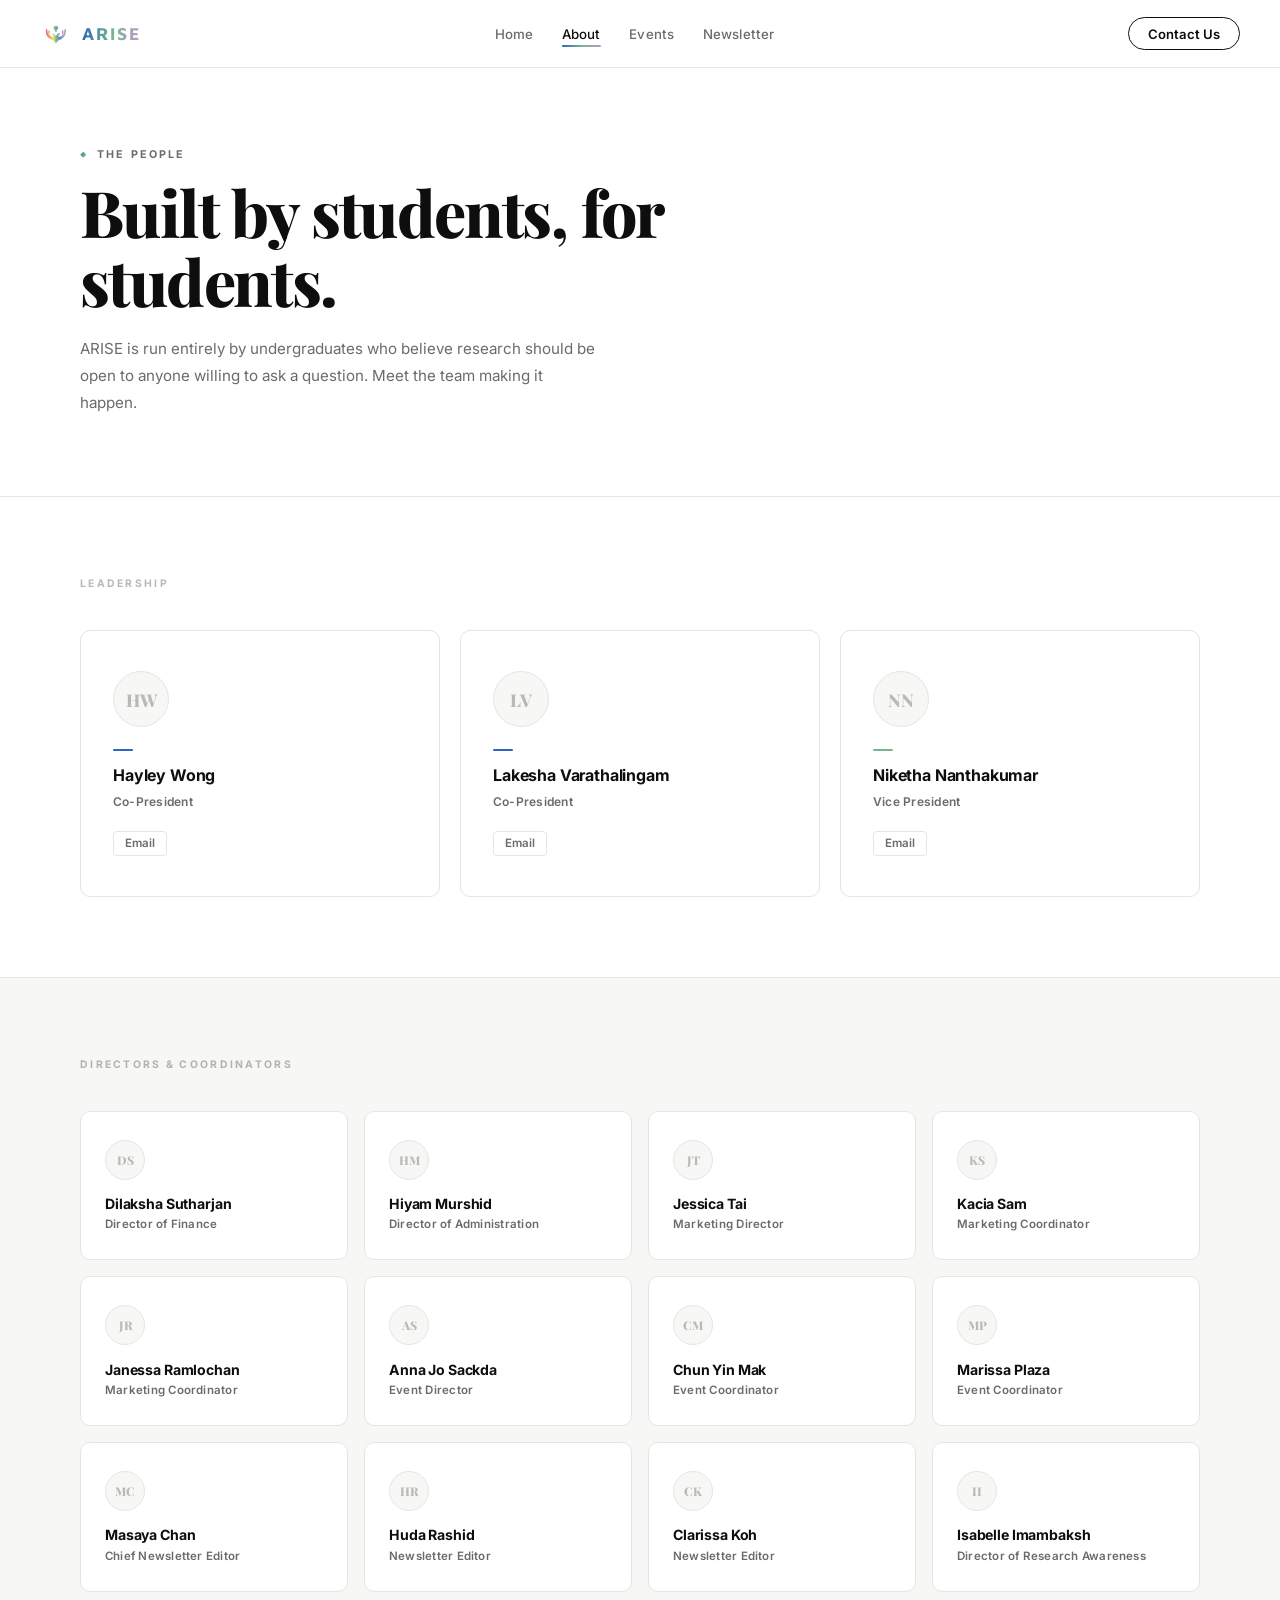
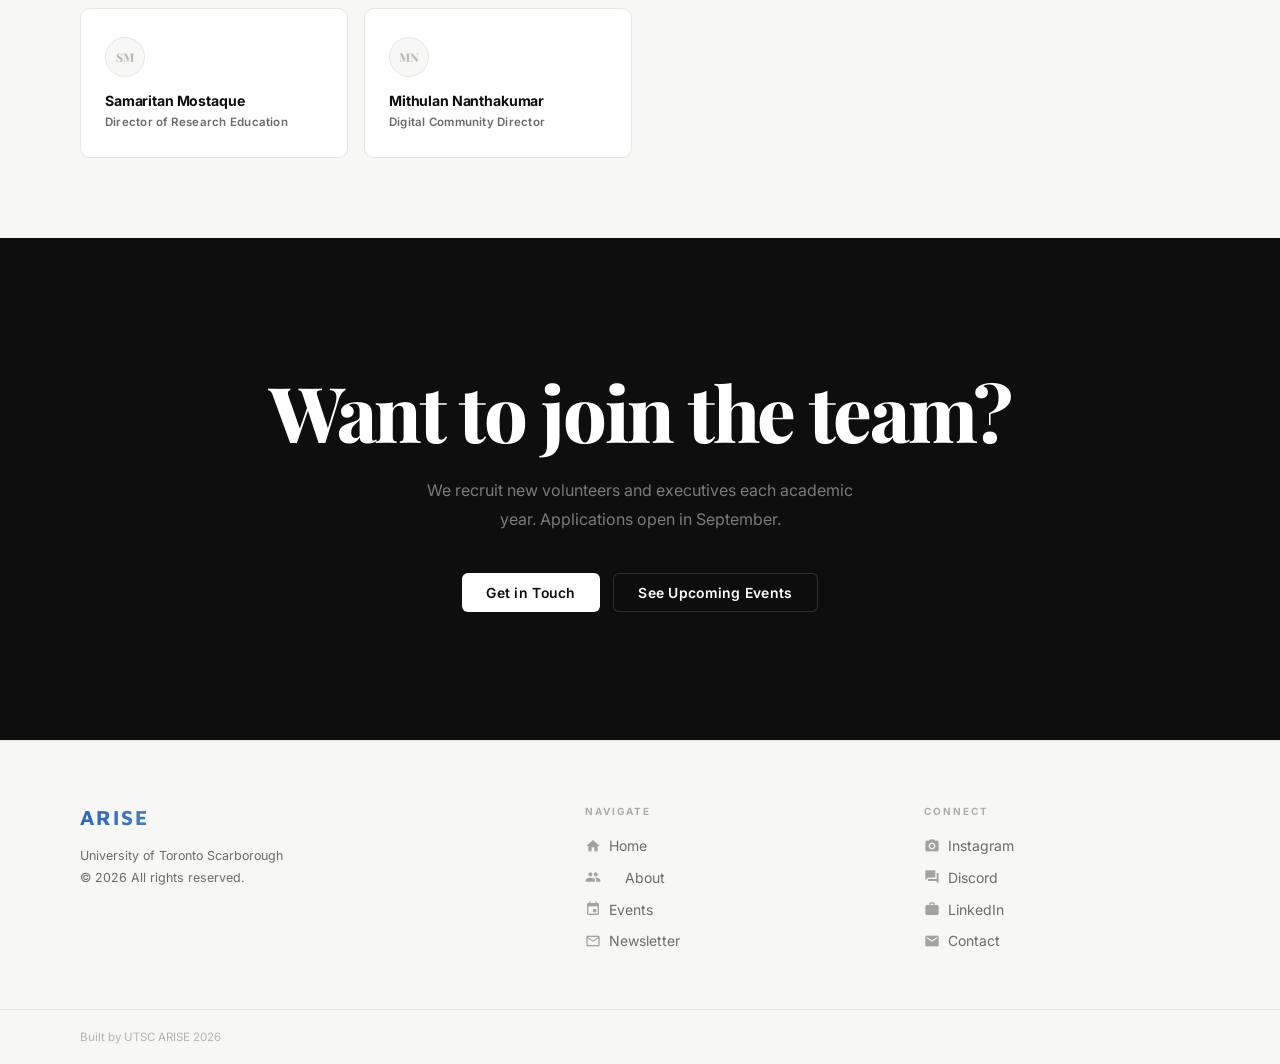
<file: about.html>
<!DOCTYPE html>
<html lang="en">
<head>
  <meta charset="UTF-8" />
  <meta name="viewport" content="width=device-width, initial-scale=1.0" />
  <title>About — ARISE</title>
  <link rel="preconnect" href="https://fonts.googleapis.com" />
  <link rel="preconnect" href="https://fonts.gstatic.com" crossorigin />
  <link rel="stylesheet" href="style.css" />
  <link href="https://fonts.googleapis.com/icon?family=Material+Icons" rel="stylesheet" />
</head>
<body>

  <!-- ══ LOADER ══════════════════════════════ -->
  <div class="loader" id="loader" aria-hidden="true">
    <div class="loaderInner">
      <div class="loaderWordmark">ARISE</div>
      <div class="loaderBar"><div class="loaderFill" id="loaderFill"></div></div>
      <div class="loaderLabel" id="loaderLabel">Loading</div>
    </div>
  </div>

  <!-- ══ CUSTOM CURSOR ════════════════════════ -->
  <div class="cursor" id="cursor"></div>
  <div class="cursorDot" id="cursorDot"></div>

  <!-- ══ NAV ═════════════════════════════════ -->
  <nav id="navbar">
    <a href="index.html" class="logoContainer" aria-label="ARISE Home">
      <img src="images/logo.png" alt="ARISE" class="logoImg" />
      <span class="logoWordmark">ARISE</span>
    </a>
    <ul class="navLinks" id="navLinks">
      <li><a href="index.html"      class="navLink">Home</a></li>
      <li><a href="about.html"      class="navLink active">About</a></li>
      <li><a href="events.html"     class="navLink">Events</a></li>
      <li><a href="newsletter.html" class="navLink">Newsletter</a></li>
    </ul>
    <a href="contact.html" class="navCta">Contact Us</a>
    <button class="hamburger" id="hamburger" aria-label="Toggle navigation" aria-expanded="false">
      <span></span><span></span><span></span>
    </button>
  </nav>

  <!-- Mobile drawer -->
  <div class="mobileMenu" id="mobileMenu" aria-hidden="true">
    <button class="mobileClose" id="mobileClose" aria-label="Close menu">✕</button>
    <ul>
      <li><a href="index.html"      class="mobileLink">Home</a></li>
      <li><a href="about.html"      class="mobileLink">About</a></li>
      <li><a href="events.html"     class="mobileLink">Events</a></li>
      <li><a href="newsletter.html" class="mobileLink">Newsletter</a></li>
      <li><a href="contact.html"    class="mobileLink mobileCta">Contact Us</a></li>
    </ul>
  </div>

  <!-- ══ PAGE HERO ════════════════════════════ -->
  <section class="pageHero">
    <div class="pageHeroInner">
      <p class="pageHeroEyebrow">The People</p>
      <h1>Built by students, for students.</h1>
      <p class="pageHeroSub">
        ARISE is run entirely by undergraduates who believe research should be open to anyone
        willing to ask a question. Meet the team making it happen.
      </p>
    </div>
  </section>

  <!-- ══ LEADERSHIP ══════════════════════════ -->
  <section class="teamSection">
    <div class="sectionInner">
      <p class="teamSectionLabel">Leadership</p>
      <div class="teamGridExec">

        <div class="memberCardExec">
          <div class="memberAvatar">
            <div class="memberAvatarInitials">HW</div>
          </div>
          <div class="memberRoleBar memberRoleBarBlue"></div>
          <h3>Hayley Wong</h3>
          <span class="memberRole">Co-President</span>
          <div class="memberLinks">
            <a href="mailto:hayley.wong@mail.utoronto.ca" class="memberLink">Email</a>
          </div>
        </div>

        <div class="memberCardExec">
          <div class="memberAvatar">
            <div class="memberAvatarInitials">LV</div>
          </div>
          <div class="memberRoleBar memberRoleBarBlue"></div>
          <h3>Lakesha Varathalingam</h3>
          <span class="memberRole">Co-President</span>
          <div class="memberLinks">
            <a href="mailto:lakesha.varathalingam@mail.utoronto.ca" class="memberLink">Email</a>
          </div>
        </div>

        <div class="memberCardExec">
          <div class="memberAvatar">
            <div class="memberAvatarInitials">NN</div>
          </div>
          <div class="memberRoleBar memberRoleBarGreen"></div>
          <h3>Niketha Nanthakumar</h3>
          <span class="memberRole">Vice President</span>
          <div class="memberLinks">
            <a href="mailto:niketha.nanthakumar@mail.utoronto.ca" class="memberLink">Email</a>
          </div>
        </div>

      </div>
    </div>
  </section>

  <!-- ══ DIRECTORS & COORDINATORS ═══════════ -->
  <section class="teamSection" style="background: var(--off);">
    <div class="sectionInner">
      <p class="teamSectionLabel">Directors &amp; Coordinators</p>
      <div class="teamGridMembers">

        <div class="memberCardCompact">
          <div class="memberAvatarSm"><div class="memberAvatarInitials" style="font-size:.75rem;">DS</div></div>
          <h4>Dilaksha Sutharjan</h4>
          <span class="memberRole">Director of Finance</span>
        </div>

        <div class="memberCardCompact">
          <div class="memberAvatarSm"><div class="memberAvatarInitials" style="font-size:.75rem;">HM</div></div>
          <h4>Hiyam Murshid</h4>
          <span class="memberRole">Director of Administration</span>
        </div>

        <div class="memberCardCompact">
          <div class="memberAvatarSm"><div class="memberAvatarInitials" style="font-size:.75rem;">JT</div></div>
          <h4>Jessica Tai</h4>
          <span class="memberRole">Marketing Director</span>
        </div>

        <div class="memberCardCompact">
          <div class="memberAvatarSm"><div class="memberAvatarInitials" style="font-size:.75rem;">KS</div></div>
          <h4>Kacia Sam</h4>
          <span class="memberRole">Marketing Coordinator</span>
        </div>

        <div class="memberCardCompact">
          <div class="memberAvatarSm"><div class="memberAvatarInitials" style="font-size:.75rem;">JR</div></div>
          <h4>Janessa Ramlochan</h4>
          <span class="memberRole">Marketing Coordinator</span>
        </div>

        <div class="memberCardCompact">
          <div class="memberAvatarSm"><div class="memberAvatarInitials" style="font-size:.75rem;">AS</div></div>
          <h4>Anna Jo Sackda</h4>
          <span class="memberRole">Event Director</span>
        </div>

        <div class="memberCardCompact">
          <div class="memberAvatarSm"><div class="memberAvatarInitials" style="font-size:.75rem;">CM</div></div>
          <h4>Chun Yin Mak</h4>
          <span class="memberRole">Event Coordinator</span>
        </div>

        <div class="memberCardCompact">
          <div class="memberAvatarSm"><div class="memberAvatarInitials" style="font-size:.75rem;">MP</div></div>
          <h4>Marissa Plaza</h4>
          <span class="memberRole">Event Coordinator</span>
        </div>

        <div class="memberCardCompact">
          <div class="memberAvatarSm"><div class="memberAvatarInitials" style="font-size:.75rem;">MC</div></div>
          <h4>Masaya Chan</h4>
          <span class="memberRole">Chief Newsletter Editor</span>
        </div>

        <div class="memberCardCompact">
          <div class="memberAvatarSm"><div class="memberAvatarInitials" style="font-size:.75rem;">HR</div></div>
          <h4>Huda Rashid</h4>
          <span class="memberRole">Newsletter Editor</span>
        </div>

        <div class="memberCardCompact">
          <div class="memberAvatarSm"><div class="memberAvatarInitials" style="font-size:.75rem;">CK</div></div>
          <h4>Clarissa Koh</h4>
          <span class="memberRole">Newsletter Editor</span>
        </div>

        <div class="memberCardCompact">
          <div class="memberAvatarSm"><div class="memberAvatarInitials" style="font-size:.75rem;">II</div></div>
          <h4>Isabelle Imambaksh</h4>
          <span class="memberRole">Director of Research Awareness</span>
        </div>

        <div class="memberCardCompact">
          <div class="memberAvatarSm"><div class="memberAvatarInitials" style="font-size:.75rem;">SM</div></div>
          <h4>Samaritan Mostaque</h4>
          <span class="memberRole">Director of Research Education</span>
        </div>

        <div class="memberCardCompact">
          <div class="memberAvatarSm"><div class="memberAvatarInitials" style="font-size:.75rem;">MN</div></div>
          <h4>Mithulan Nanthakumar</h4>
          <span class="memberRole">Digital Community Director</span>
        </div>

      </div>
    </div>
  </section>

  <!-- ══ CTA ══════════════════════════════════ -->
  <section class="cta">
    <div class="sectionInner ctaInner">
      <h2 class="ctaTitle">Want to join the team?</h2>
      <p class="ctaBody">
        We recruit new volunteers and executives each academic year. Applications open in September.
      </p>
      <div class="ctaBtns">
        <a href="contact.html" class="btnPrimary">Get in Touch</a>
        <a href="events.html"  class="btnGhost">See Upcoming Events</a>
      </div>
    </div>
  </section>

  <!-- ══ FOOTER ════════════════════════════════ -->
  <footer class="footer">
    <div class="sectionInner footerInner">
      <div class="footerBrand">
        <span class="footerWordmark">ARISE</span>
        <p>University of Toronto Scarborough<br>© 2026 All rights reserved.</p>
      </div>
      <nav class="footerNav" aria-label="Site navigation">
        <h4>Navigate</h4>
        <ul>
          <li><a href="index.html">      <span class="material-icons">home</span>         Home</a></li>
          <li><a href="about.html">      <span class="material-icons">groups</span>       About</a></li>
          <li><a href="events.html">     <span class="material-icons">event</span>        Events</a></li>
          <li><a href="newsletter.html"> <span class="material-icons">mail_outline</span> Newsletter</a></li>
        </ul>
      </nav>
      <nav class="footerNav" aria-label="Social links">
        <h4>Connect</h4>
        <ul>
          <li><a href="#"><span class="material-icons">photo_camera</span> Instagram</a></li>
          <li><a href="#"><span class="material-icons">forum</span>        Discord</a></li>
          <li><a href="#"><span class="material-icons">work</span>         LinkedIn</a></li>
          <li><a href="contact.html"><span class="material-icons">mail</span> Contact</a></li>
        </ul>
      </nav>
    </div>
    <div class="footerRule"></div>
    <div class="sectionInner footerBottom">
      <p>Built by UTSC ARISE 2026</p>
    </div>
  </footer>

  <script src="script.js"></script>
</body>
</html>
</file>
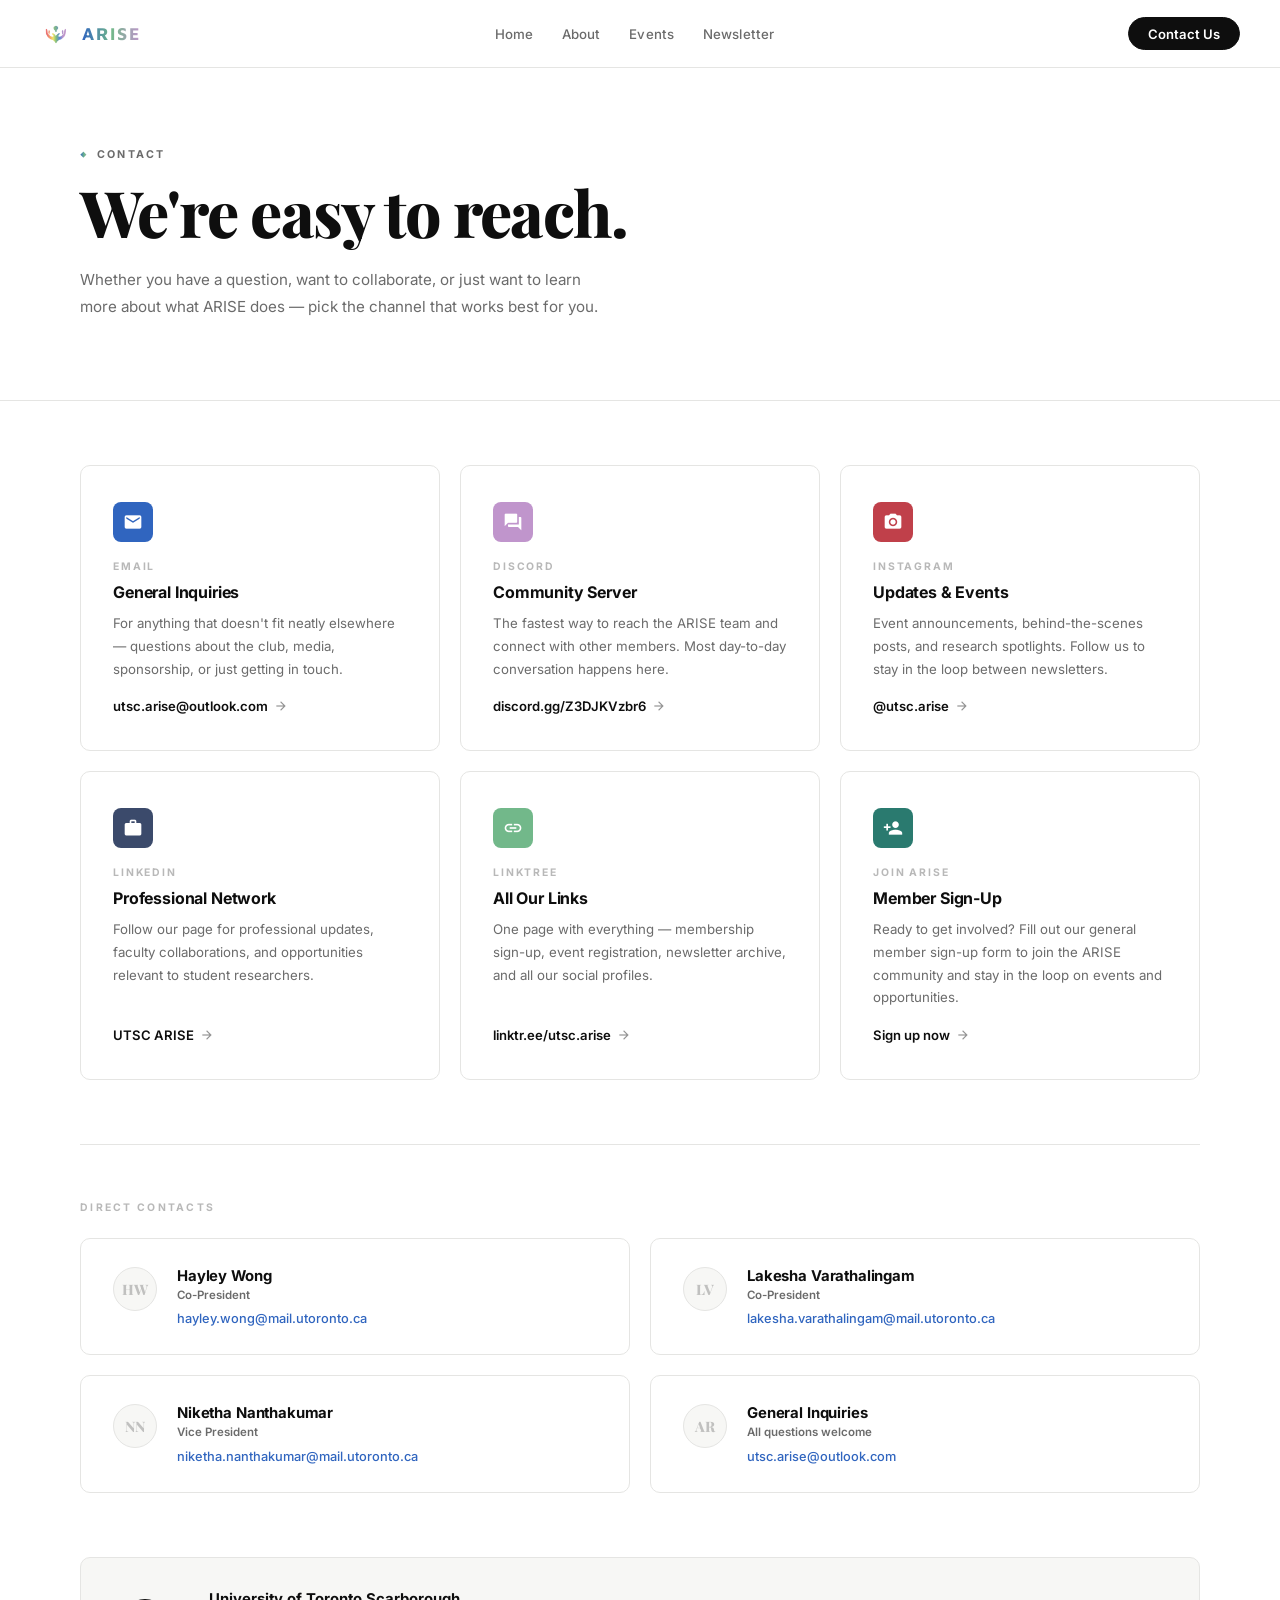
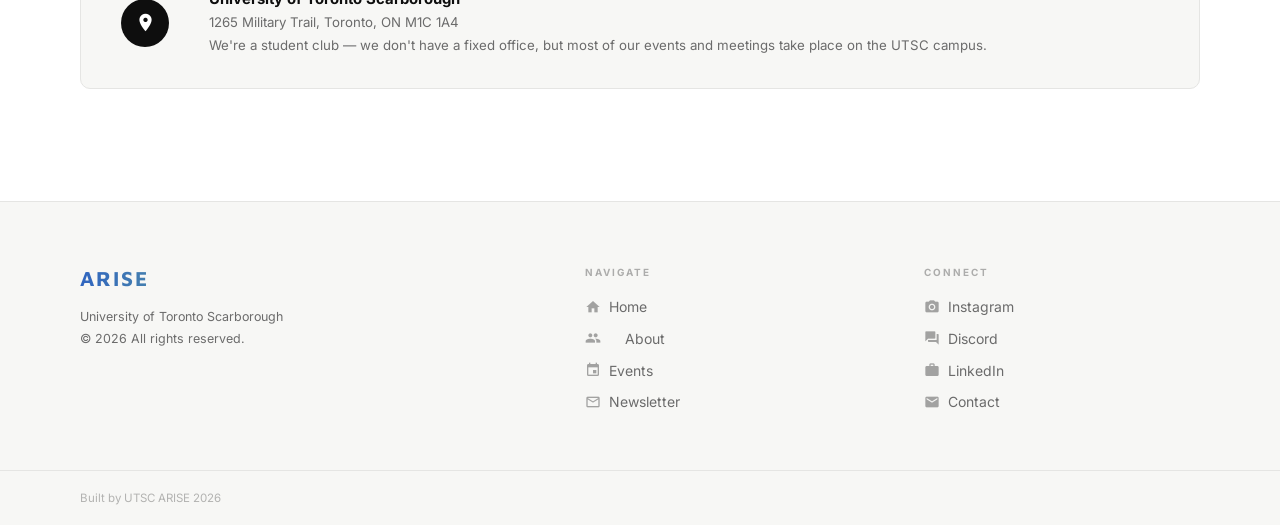
<file: contact.html>
<!DOCTYPE html>
<html lang="en">
<head>
  <meta charset="UTF-8" />
  <meta name="viewport" content="width=device-width, initial-scale=1.0" />
  <title>Contact — ARISE</title>
  <link rel="preconnect" href="https://fonts.googleapis.com" />
  <link rel="preconnect" href="https://fonts.gstatic.com" crossorigin />
  <link rel="stylesheet" href="style.css" />
  <link href="https://fonts.googleapis.com/icon?family=Material+Icons" rel="stylesheet" />
  <style>
    /* ── Contact-page-specific styles ── */

    .contactLayout {
      padding: 4rem 0 7rem;
      background: var(--white);
    }

    /* Primary channels grid */
    .channelsGrid {
      display: grid;
      grid-template-columns: repeat(3, 1fr);
      gap: 1.25rem;
      margin-bottom: 4rem;
    }

    .channelCard {
      border: 1px solid var(--border);
      border-radius: 10px;
      padding: 2.25rem 2rem;
      display: flex;
      flex-direction: column;
      gap: 0.6rem;
      transition: background 0.2s, border-color 0.2s;
      text-decoration: none;
      color: inherit;
    }

    .channelCard:hover {
      background: var(--off);
      border-color: rgba(0,0,0,0.18);
    }

    .channelIcon {
      width: 40px;
      height: 40px;
      border-radius: 8px;
      display: flex;
      align-items: center;
      justify-content: center;
      margin-bottom: 0.5rem;
    }

    .channelIcon .material-icons {
      font-size: 1.25rem;
      color: var(--white);
    }

    .channelIconBlue   { background: var(--blue); }
    .channelIconGreen  { background: var(--green); }
    .channelIconPurple { background: var(--purple); }
    .channelIconSlate  { background: #3b4a6b; }
    .channelIconRed    { background: #c0404a; }
    .channelIconTeal   { background: #2a7a6f; }

    .channelLabel {
      font-size: 0.65rem;
      font-weight: 700;
      letter-spacing: 0.18em;
      text-transform: uppercase;
      color: rgba(0,0,0,0.28);
    }

    .channelCard h3 {
      font-size: 1rem;
      font-weight: 700;
      color: var(--black);
      letter-spacing: -0.01em;
    }

    .channelCard p {
      font-size: 0.83rem;
      color: var(--muted);
      line-height: 1.72;
      flex: 1;
    }

    .channelHandle {
      font-size: 0.82rem;
      font-weight: 600;
      color: var(--black);
      margin-top: 0.5rem;
      display: flex;
      align-items: center;
      gap: 0.35rem;
    }

    .channelHandle .material-icons {
      font-size: 0.88rem;
      opacity: 0.45;
    }

    /* Divider */
    .contactDivider {
      border: none;
      border-top: 1px solid var(--border);
      margin: 0 0 3.5rem;
    }

    /* Who to contact section */
    .contactDirectLabel {
      font-size: 0.65rem;
      font-weight: 700;
      letter-spacing: 0.22em;
      text-transform: uppercase;
      color: rgba(0,0,0,0.28);
      margin-bottom: 1.5rem;
    }

    .contactDirectGrid {
      display: grid;
      grid-template-columns: repeat(2, 1fr);
      gap: 1.25rem;
    }

    .contactDirectCard {
      border: 1px solid var(--border);
      border-radius: 10px;
      padding: 1.75rem 2rem;
      display: grid;
      grid-template-columns: 44px 1fr;
      gap: 1.25rem;
      align-items: start;
      transition: background 0.2s;
      text-decoration: none;
      color: inherit;
    }

    .contactDirectCard:hover {
      background: var(--off);
    }

    .contactDirectAvatar {
      width: 44px;
      height: 44px;
      border-radius: 50%;
      background: var(--off);
      border: 1px solid var(--border);
      overflow: hidden;
      flex-shrink: 0;
    }

    .contactDirectAvatar img {
      width: 100%; height: 100%; object-fit: cover;
    }

    .contactDirectInitials {
      width: 100%; height: 100%;
      display: flex; align-items: center; justify-content: center;
      font-family: var(--fontDisp);
      font-weight: 800;
      font-size: 0.9rem;
      color: rgba(0,0,0,0.22);
    }

    .contactDirectInfo h4 {
      font-size: 0.93rem;
      font-weight: 700;
      color: var(--black);
      letter-spacing: -0.01em;
      margin-bottom: 0.18rem;
    }

    .contactDirectInfo .role {
      font-size: 0.72rem;
      font-weight: 600;
      color: var(--muted);
      margin-bottom: 0.6rem;
    }

    .contactDirectInfo .email {
      font-size: 0.8rem;
      color: var(--blue);
      font-weight: 500;
    }

    /* Location strip */
    .locationStrip {
      margin-top: 4rem;
      border: 1px solid var(--border);
      border-radius: 10px;
      padding: 2rem 2.5rem;
      display: flex;
      align-items: center;
      gap: 2.5rem;
      background: var(--off);
    }

    .locationIcon {
      width: 48px;
      height: 48px;
      background: var(--black);
      border-radius: 50%;
      display: flex;
      align-items: center;
      justify-content: center;
      flex-shrink: 0;
    }

    .locationIcon .material-icons {
      color: var(--white);
      font-size: 1.3rem;
    }

    .locationText h4 {
      font-size: 0.93rem;
      font-weight: 700;
      color: var(--black);
      margin-bottom: 0.2rem;
    }

    .locationText p {
      font-size: 0.83rem;
      color: var(--muted);
      line-height: 1.7;
    }

    /* Responsive */
    @media (max-width: 900px) {
      .channelsGrid { grid-template-columns: repeat(2, 1fr); }
    }

    @media (max-width: 640px) {
      .channelsGrid { grid-template-columns: 1fr; }
      .contactDirectGrid { grid-template-columns: 1fr; }
      .locationStrip { flex-direction: column; align-items: flex-start; gap: 1.25rem; padding: 1.75rem; }
    }
  </style>
</head>
<body>

  <!-- ══ LOADER ══════════════════════════════ -->
  <div class="loader" id="loader" aria-hidden="true">
    <div class="loaderInner">
      <div class="loaderWordmark">ARISE</div>
      <div class="loaderBar"><div class="loaderFill" id="loaderFill"></div></div>
      <div class="loaderLabel" id="loaderLabel">Loading</div>
    </div>
  </div>

  <!-- ══ CUSTOM CURSOR ════════════════════════ -->
  <div class="cursor" id="cursor"></div>
  <div class="cursorDot" id="cursorDot"></div>

  <!-- ══ NAV ═════════════════════════════════ -->
  <nav id="navbar">
    <a href="index.html" class="logoContainer" aria-label="ARISE Home">
      <img src="images/logo.png" alt="ARISE" class="logoImg" />
      <span class="logoWordmark">ARISE</span>
    </a>
    <ul class="navLinks" id="navLinks">
      <li><a href="index.html"      class="navLink">Home</a></li>
      <li><a href="about.html"      class="navLink">About</a></li>
      <li><a href="events.html"     class="navLink">Events</a></li>
      <li><a href="newsletter.html" class="navLink">Newsletter</a></li>
    </ul>
    <a href="contact.html" class="navCta" style="background:var(--black);color:var(--white);">Contact Us</a>
    <button class="hamburger" id="hamburger" aria-label="Toggle navigation" aria-expanded="false">
      <span></span><span></span><span></span>
    </button>
  </nav>

  <div class="mobileMenu" id="mobileMenu" aria-hidden="true">
    <button class="mobileClose" id="mobileClose" aria-label="Close menu">✕</button>
    <ul>
      <li><a href="index.html"      class="mobileLink">Home</a></li>
      <li><a href="about.html"      class="mobileLink">About</a></li>
      <li><a href="events.html"     class="mobileLink">Events</a></li>
      <li><a href="newsletter.html" class="mobileLink">Newsletter</a></li>
      <li><a href="contact.html"    class="mobileLink mobileCta">Contact Us</a></li>
    </ul>
  </div>

  <!-- ══ PAGE HERO ════════════════════════════ -->
  <section class="pageHero">
    <div class="pageHeroInner">
      <p class="pageHeroEyebrow">Contact</p>
      <h1>We're easy to reach.</h1>
      <p class="pageHeroSub">
        Whether you have a question, want to collaborate, or just want to learn more
        about what ARISE does — pick the channel that works best for you.
      </p>
    </div>
  </section>

  <!-- ══ CONTACT LAYOUT ═══════════════════════ -->
  <section class="contactLayout">
    <div class="sectionInner">

      <!-- Primary channels -->
      <div class="channelsGrid">

        <a href="mailto:utsc.arise@outlook.com" class="channelCard">
          <div class="channelIcon channelIconBlue">
            <span class="material-icons">mail</span>
          </div>
          <span class="channelLabel">Email</span>
          <h3>General Inquiries</h3>
          <p>For anything that doesn't fit neatly elsewhere — questions about the club, media, sponsorship, or just getting in touch.</p>
          <span class="channelHandle">
            utsc.arise@outlook.com
            <span class="material-icons">arrow_forward</span>
          </span>
        </a>

        <a href="https://discord.gg/Z3DJKVzbr6" target="_blank" rel="noopener" class="channelCard">
          <div class="channelIcon channelIconPurple">
            <span class="material-icons">forum</span>
          </div>
          <span class="channelLabel">Discord</span>
          <h3>Community Server</h3>
          <p>The fastest way to reach the ARISE team and connect with other members. Most day-to-day conversation happens here.</p>
          <span class="channelHandle">
            discord.gg/Z3DJKVzbr6
            <span class="material-icons">arrow_forward</span>
          </span>
        </a>

        <a href="https://instagram.com/utsc.arise" target="_blank" rel="noopener" class="channelCard">
          <div class="channelIcon channelIconRed">
            <span class="material-icons">photo_camera</span>
          </div>
          <span class="channelLabel">Instagram</span>
          <h3>Updates & Events</h3>
          <p>Event announcements, behind-the-scenes posts, and research spotlights. Follow us to stay in the loop between newsletters.</p>
          <span class="channelHandle">
            @utsc.arise
            <span class="material-icons">arrow_forward</span>
          </span>
        </a>

        <a href="https://www.linkedin.com/company/utsc-arise/" target="_blank" rel="noopener" class="channelCard">
          <div class="channelIcon channelIconSlate">
            <span class="material-icons">work</span>
          </div>
          <span class="channelLabel">LinkedIn</span>
          <h3>Professional Network</h3>
          <p>Follow our page for professional updates, faculty collaborations, and opportunities relevant to student researchers.</p>
          <span class="channelHandle">
            UTSC ARISE
            <span class="material-icons">arrow_forward</span>
          </span>
        </a>

        <a href="https://linktr.ee/utsc.arise" target="_blank" rel="noopener" class="channelCard">
          <div class="channelIcon channelIconGreen">
            <span class="material-icons">link</span>
          </div>
          <span class="channelLabel">Linktree</span>
          <h3>All Our Links</h3>
          <p>One page with everything — membership sign-up, event registration, newsletter archive, and all our social profiles.</p>
          <span class="channelHandle">
            linktr.ee/utsc.arise
            <span class="material-icons">arrow_forward</span>
          </span>
        </a>

        <a href="https://docs.google.com/forms/d/e/1FAIpQLSeFOiyZOwNo7t8cZIbMpBCf5sKUerI3FOyfpTX4R0E8NwGE2Q/viewform" target="_blank" rel="noopener" class="channelCard">
          <div class="channelIcon channelIconTeal">
            <span class="material-icons">person_add</span>
          </div>
          <span class="channelLabel">Join ARISE</span>
          <h3>Member Sign-Up</h3>
          <p>Ready to get involved? Fill out our general member sign-up form to join the ARISE community and stay in the loop on events and opportunities.</p>
          <span class="channelHandle">
            Sign up now
            <span class="material-icons">arrow_forward</span>
          </span>
        </a>

      </div>

      <hr class="contactDivider" />

      <!-- Direct contacts -->
      <p class="contactDirectLabel">Direct Contacts</p>
      <div class="contactDirectGrid">

        <a href="mailto:hayley.wong@mail.utoronto.ca" class="contactDirectCard">
          <div class="contactDirectAvatar">
            <div class="contactDirectInitials">HW</div>
          </div>
          <div class="contactDirectInfo">
            <h4>Hayley Wong</h4>
            <p class="role">Co-President</p>
            <p class="email">hayley.wong@mail.utoronto.ca</p>
          </div>
        </a>

        <a href="mailto:lakesha.varathalingam@mail.utoronto.ca" class="contactDirectCard">
          <div class="contactDirectAvatar">
            <div class="contactDirectInitials">LV</div>
          </div>
          <div class="contactDirectInfo">
            <h4>Lakesha Varathalingam</h4>
            <p class="role">Co-President</p>
            <p class="email">lakesha.varathalingam@mail.utoronto.ca</p>
          </div>
        </a>

        <a href="mailto:niketha.nanthakumar@mail.utoronto.ca" class="contactDirectCard">
          <div class="contactDirectAvatar">
            <div class="contactDirectInitials">NN</div>
          </div>
          <div class="contactDirectInfo">
            <h4>Niketha Nanthakumar</h4>
            <p class="role">Vice President</p>
            <p class="email">niketha.nanthakumar@mail.utoronto.ca</p>
          </div>
        </a>

        <a href="mailto:utsc.arise@outlook.com" class="contactDirectCard">
          <div class="contactDirectAvatar">
            <div class="contactDirectInitials">AR</div>
          </div>
          <div class="contactDirectInfo">
            <h4>General Inquiries</h4>
            <p class="role">All questions welcome</p>
            <p class="email">utsc.arise@outlook.com</p>
          </div>
        </a>

      </div>

      <!-- Location -->
      <div class="locationStrip">
        <div class="locationIcon">
          <span class="material-icons">location_on</span>
        </div>
        <div class="locationText">
          <h4>University of Toronto Scarborough</h4>
          <p>1265 Military Trail, Toronto, ON M1C 1A4<br>
          We're a student club — we don't have a fixed office, but most of our events and meetings take place on the UTSC campus.</p>
        </div>
      </div>

    </div>
  </section>

  <!-- ══ FOOTER ════════════════════════════════ -->
  <footer class="footer">
    <div class="sectionInner footerInner">
      <div class="footerBrand">
        <span class="footerWordmark">ARISE</span>
        <p>University of Toronto Scarborough<br>© 2026 All rights reserved.</p>
      </div>
      <nav class="footerNav" aria-label="Site navigation">
        <h4>Navigate</h4>
        <ul>
          <li><a href="index.html">      <span class="material-icons">home</span>         Home</a></li>
          <li><a href="about.html">      <span class="material-icons">groups</span>       About</a></li>
          <li><a href="events.html">     <span class="material-icons">event</span>        Events</a></li>
          <li><a href="newsletter.html"> <span class="material-icons">mail_outline</span> Newsletter</a></li>
        </ul>
      </nav>
      <nav class="footerNav" aria-label="Social links">
        <h4>Connect</h4>
        <ul>
          <li><a href="https://instagram.com/utsc.arise" target="_blank" rel="noopener"><span class="material-icons">photo_camera</span> Instagram</a></li>
          <li><a href="https://discord.gg/Z3DJKVzbr6"    target="_blank" rel="noopener"><span class="material-icons">forum</span>        Discord</a></li>
          <li><a href="https://www.linkedin.com/company/utsc-arise/" target="_blank" rel="noopener"><span class="material-icons">work</span>  LinkedIn</a></li>
          <li><a href="contact.html"><span class="material-icons">mail</span> Contact</a></li>
        </ul>
      </nav>
    </div>
    <div class="footerRule"></div>
    <div class="sectionInner footerBottom">
      <p>Built by UTSC ARISE 2026</p>
    </div>
  </footer>

  <script src="script.js"></script>
</body>
</html>
</file>
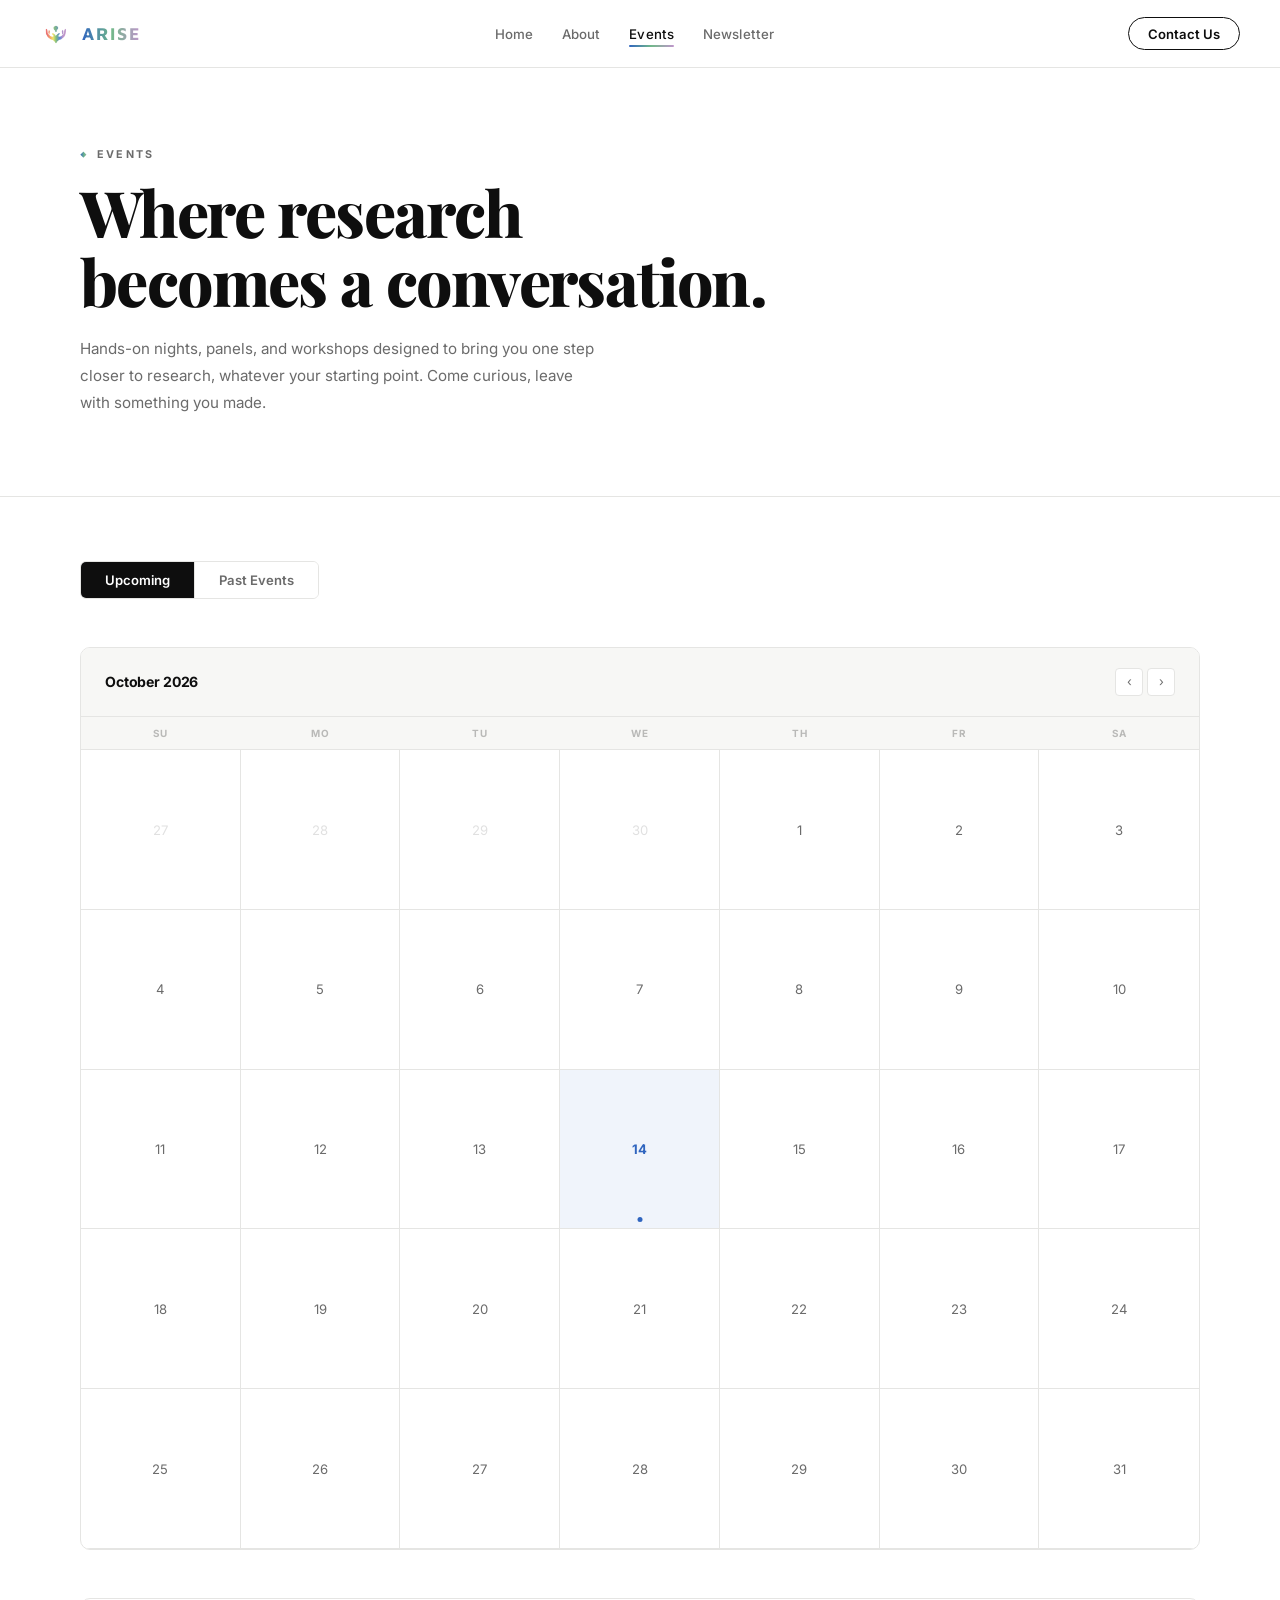
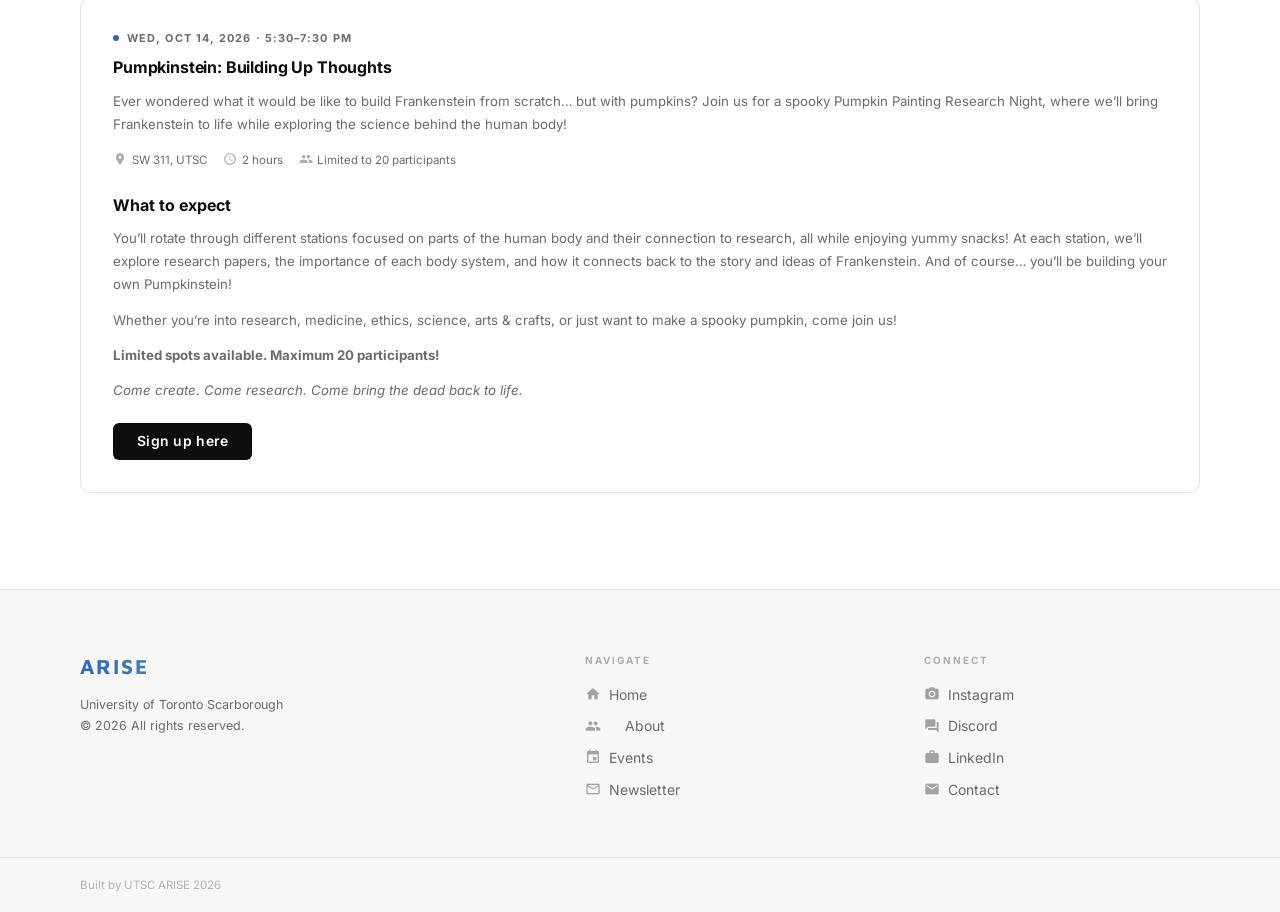
<file: events.html>
<!DOCTYPE html>
<html lang="en">
<head>
  <meta charset="UTF-8" />
  <meta name="viewport" content="width=device-width, initial-scale=1.0" />
  <title>Events — ARISE</title>
  <link rel="preconnect" href="https://fonts.googleapis.com" />
  <link rel="preconnect" href="https://fonts.gstatic.com" crossorigin />
  <link rel="stylesheet" href="style.css" />
  <link href="https://fonts.googleapis.com/icon?family=Material+Icons" rel="stylesheet" />
</head>
<body>

  <!-- ══ LOADER ══════════════════════════════ -->
  <div class="loader" id="loader" aria-hidden="true">
    <div class="loaderInner">
      <div class="loaderWordmark">ARISE</div>
      <div class="loaderBar"><div class="loaderFill" id="loaderFill"></div></div>
      <div class="loaderLabel" id="loaderLabel">Loading</div>
    </div>
  </div>

  <!-- ══ CUSTOM CURSOR ════════════════════════ -->
  <div class="cursor" id="cursor"></div>
  <div class="cursorDot" id="cursorDot"></div>

  <!-- ══ NAV ═════════════════════════════════ -->
  <nav id="navbar">
    <a href="index.html" class="logoContainer" aria-label="ARISE Home">
      <img src="images/logo.png" alt="ARISE" class="logoImg" />
      <span class="logoWordmark">ARISE</span>
    </a>
    <ul class="navLinks" id="navLinks">
      <li><a href="index.html"      class="navLink">Home</a></li>
      <li><a href="about.html"      class="navLink">About</a></li>
      <li><a href="events.html"     class="navLink active">Events</a></li>
      <li><a href="newsletter.html" class="navLink">Newsletter</a></li>
    </ul>
    <a href="contact.html" class="navCta">Contact Us</a>
    <button class="hamburger" id="hamburger" aria-label="Toggle navigation" aria-expanded="false">
      <span></span><span></span><span></span>
    </button>
  </nav>

  <div class="mobileMenu" id="mobileMenu" aria-hidden="true">
    <button class="mobileClose" id="mobileClose" aria-label="Close menu">✕</button>
    <ul>
      <li><a href="index.html"      class="mobileLink">Home</a></li>
      <li><a href="about.html"      class="mobileLink">About</a></li>
      <li><a href="events.html"     class="mobileLink">Events</a></li>
      <li><a href="newsletter.html" class="mobileLink">Newsletter</a></li>
      <li><a href="contact.html"    class="mobileLink mobileCta">Contact Us</a></li>
    </ul>
  </div>

  <!-- ══ PAGE HERO ════════════════════════════ -->
  <section class="pageHero">
    <div class="pageHeroInner">
      <p class="pageHeroEyebrow">Events</p>
      <h1>Where research becomes a conversation.</h1>
      <p class="pageHeroSub">
        Hands-on nights, panels, and workshops designed to bring you one step closer to
        research, whatever your starting point. Come curious, leave with something you made.
      </p>
    </div>
  </section>

  <!-- ══ EVENTS LAYOUT ════════════════════════ -->
  <section class="eventsLayout">
    <div class="sectionInner">

      <!-- Tab switcher -->
      <div class="eventsTabs" role="tablist">
        <button class="eventsTab active" id="tab-upcoming" role="tab"
                aria-selected="true" aria-controls="panel-upcoming">
          Upcoming
        </button>
        <button class="eventsTab" id="tab-past" role="tab"
                aria-selected="false" aria-controls="panel-past">
          Past Events
        </button>
      </div>

      <!-- ── Calendar ─────────────────────── -->
      <div class="calendarWrap" aria-label="Events calendar">
        <div class="calendarHeader">
          <span class="calendarTitle" id="calMonthLabel">October 2026</span>
          <div class="calendarNav">
            <button class="calNavBtn" id="calPrev" aria-label="Previous month">&#8249;</button>
            <button class="calNavBtn" id="calNext" aria-label="Next month">&#8250;</button>
          </div>
        </div>
        <div class="calendarGrid" id="calendarGrid" role="grid" aria-label="Calendar">
          <!-- Days of week labels -->
          <div class="calDayLabel" aria-hidden="true">Su</div>
          <div class="calDayLabel" aria-hidden="true">Mo</div>
          <div class="calDayLabel" aria-hidden="true">Tu</div>
          <div class="calDayLabel" aria-hidden="true">We</div>
          <div class="calDayLabel" aria-hidden="true">Th</div>
          <div class="calDayLabel" aria-hidden="true">Fr</div>
          <div class="calDayLabel" aria-hidden="true">Sa</div>
          <!-- Days populated by JS -->
        </div>
      </div>

      <!-- ── Upcoming events panel ─────────── -->
      <div id="panel-upcoming" role="tabpanel" aria-labelledby="tab-upcoming">
        <div class="eventsGrid">

          <div class="eventCard" style="grid-column: 1 / -1;" data-reveal="rise" data-delay="0">
            <span class="eventDateChip">
              <span class="eventDateDot eventDateDotUpcoming"></span>
              Wed, Oct 14, 2026 · 5:30–7:30 PM
            </span>
            <h3>Pumpkinstein: Building Up Thoughts</h3>
            <p>
              Ever wondered what it would be like to build Frankenstein from scratch… but with
              pumpkins? Join us for a spooky Pumpkin Painting Research Night, where we’ll bring
              Frankenstein to life while exploring the science behind the human body!
            </p>
            <div class="eventMeta">
              <span class="eventMetaItem">
                <span class="material-icons">location_on</span> SW 311, UTSC
              </span>
              <span class="eventMetaItem">
                <span class="material-icons">schedule</span> 2 hours
              </span>
              <span class="eventMetaItem">
                <span class="material-icons">people</span> Limited to 20 participants
              </span>
            </div>

            <h4 style="margin-top:1rem;">What to expect</h4>
            <p>
              You’ll rotate through different stations focused on parts of the human body and
              their connection to research, all while enjoying yummy snacks! At each station,
              we’ll explore research papers, the importance of each body system, and how it
              connects back to the story and ideas of Frankenstein. And of course… you’ll be
              building your own Pumpkinstein!
            </p>
            <p>
              Whether you’re into research, medicine, ethics, science, arts &amp; crafts, or just
              want to make a spooky pumpkin, come join us!
            </p>
            <p><strong>Limited spots available. Maximum 20 participants!</strong></p>
            <p><em>Come create. Come research. Come bring the dead back to life.</em></p>

            <div style="margin-top:0.5rem;">
              <a href="https://forms.gle/j71gttRTQ2kg89aP8" target="_blank" rel="noopener" class="btnPrimary">Sign up here</a>
            </div>
          </div>

        </div>
      </div>

      <!-- ── Past events panel ─────────────── -->
      <div id="panel-past" role="tabpanel" aria-labelledby="tab-past" hidden>
        <div class="eventsEmpty">
          <strong>No past events yet</strong>
          Check back after our first event of the year.
        </div>
      </div>

    </div>
  </section>

  <!-- ══ FOOTER ════════════════════════════════ -->
  <footer class="footer">
    <div class="sectionInner footerInner">
      <div class="footerBrand">
        <span class="footerWordmark">ARISE</span>
        <p>University of Toronto Scarborough<br>© 2026 All rights reserved.</p>
      </div>
      <nav class="footerNav" aria-label="Site navigation">
        <h4>Navigate</h4>
        <ul>
          <li><a href="index.html">      <span class="material-icons">home</span>         Home</a></li>
          <li><a href="about.html">      <span class="material-icons">groups</span>       About</a></li>
          <li><a href="events.html">     <span class="material-icons">event</span>        Events</a></li>
          <li><a href="newsletter.html"> <span class="material-icons">mail_outline</span> Newsletter</a></li>
        </ul>
      </nav>
      <nav class="footerNav" aria-label="Social links">
        <h4>Connect</h4>
        <ul>
          <li><a href="#"><span class="material-icons">photo_camera</span> Instagram</a></li>
          <li><a href="#"><span class="material-icons">forum</span>        Discord</a></li>
          <li><a href="#"><span class="material-icons">work</span>         LinkedIn</a></li>
          <li><a href="contact.html"><span class="material-icons">mail</span> Contact</a></li>
        </ul>
      </nav>
    </div>
    <div class="footerRule"></div>
    <div class="sectionInner footerBottom">
      <p>Built by UTSC ARISE 2026</p>
    </div>
  </footer>

  <script src="script.js"></script>
  <script>
    /* ─── Events page: tab switching + calendar ─── */
    (function () {
      'use strict';

      /* Tab switching */
      const tabUpcoming = document.getElementById('tab-upcoming');
      const tabPast     = document.getElementById('tab-past');
      const panelUp     = document.getElementById('panel-upcoming');
      const panelPast   = document.getElementById('panel-past');

      function showTab(tab) {
        const isUpcoming = tab === 'upcoming';
        tabUpcoming.classList.toggle('active', isUpcoming);
        tabPast.classList.toggle('active', !isUpcoming);
        tabUpcoming.setAttribute('aria-selected', isUpcoming);
        tabPast.setAttribute('aria-selected', !isUpcoming);
        panelUp.hidden   = !isUpcoming;
        panelPast.hidden = isUpcoming;
      }

      tabUpcoming.addEventListener('click', () => showTab('upcoming'));
      tabPast.addEventListener('click',     () => showTab('past'));

      /* Calendar */
      // Events keyed as "YYYY-M-D": { type: 'upcoming'|'past' }
      const EVENTS = {
        '2026-10-14': { type: 'upcoming' },
      };

      const monthLabel = document.getElementById('calMonthLabel');
      const calGrid    = document.getElementById('calendarGrid');
      const btnPrev    = document.getElementById('calPrev');
      const btnNext    = document.getElementById('calNext');

      const MONTH_NAMES = [
        'January','February','March','April','May','June',
        'July','August','September','October','November','December'
      ];

      const today = new Date();
      let viewYear  = 2026;
      let viewMonth = 9; // 0-indexed: October

      function buildCalendar(year, month) {
        // Remove all day cells (keep the 7 day-label divs at the top)
        const labels = calGrid.querySelectorAll('.calDayLabel');
        calGrid.innerHTML = '';
        labels.forEach(l => calGrid.appendChild(l));

        monthLabel.textContent = MONTH_NAMES[month] + ' ' + year;

        const firstDay = new Date(year, month, 1).getDay(); // 0=Sun
        const daysInMonth = new Date(year, month + 1, 0).getDate();
        const daysInPrev  = new Date(year, month, 0).getDate();

        // Prev-month filler
        for (let i = firstDay - 1; i >= 0; i--) {
          const d = document.createElement('div');
          d.className = 'calDay otherMonth';
          d.textContent = daysInPrev - i;
          calGrid.appendChild(d);
        }

        // Current month
        for (let day = 1; day <= daysInMonth; day++) {
          const d   = document.createElement('div');
          const key = `${year}-${month + 1}-${day}`;
          const ev  = EVENTS[key];
          const isToday = (
            day === today.getDate() &&
            month === today.getMonth() &&
            year === today.getFullYear()
          );

          d.className = 'calDay';
          if (isToday) d.classList.add('today');
          if (ev) {
            d.classList.add('hasEvent');
            if (ev.type === 'past') d.classList.add('hasPastEvent');
            d.setAttribute('title', 'Event on this day');
            d.addEventListener('click', () => {
              showTab(ev.type === 'upcoming' ? 'upcoming' : 'past');
              document.getElementById('panel-' + (ev.type === 'upcoming' ? 'upcoming' : 'past'))
                .scrollIntoView({ behavior: 'smooth', block: 'start' });
            });
          }
          d.textContent = day;
          calGrid.appendChild(d);
        }

        // Next-month filler to complete grid
        const total = firstDay + daysInMonth;
        const remaining = total % 7 === 0 ? 0 : 7 - (total % 7);
        for (let i = 1; i <= remaining; i++) {
          const d = document.createElement('div');
          d.className = 'calDay otherMonth';
          d.textContent = i;
          calGrid.appendChild(d);
        }
      }

      buildCalendar(viewYear, viewMonth);

      btnPrev.addEventListener('click', () => {
        viewMonth--;
        if (viewMonth < 0) { viewMonth = 11; viewYear--; }
        buildCalendar(viewYear, viewMonth);
      });

      btnNext.addEventListener('click', () => {
        viewMonth++;
        if (viewMonth > 11) { viewMonth = 0; viewYear++; }
        buildCalendar(viewYear, viewMonth);
      });

    })();
  </script>
</body>
</html>
</file>
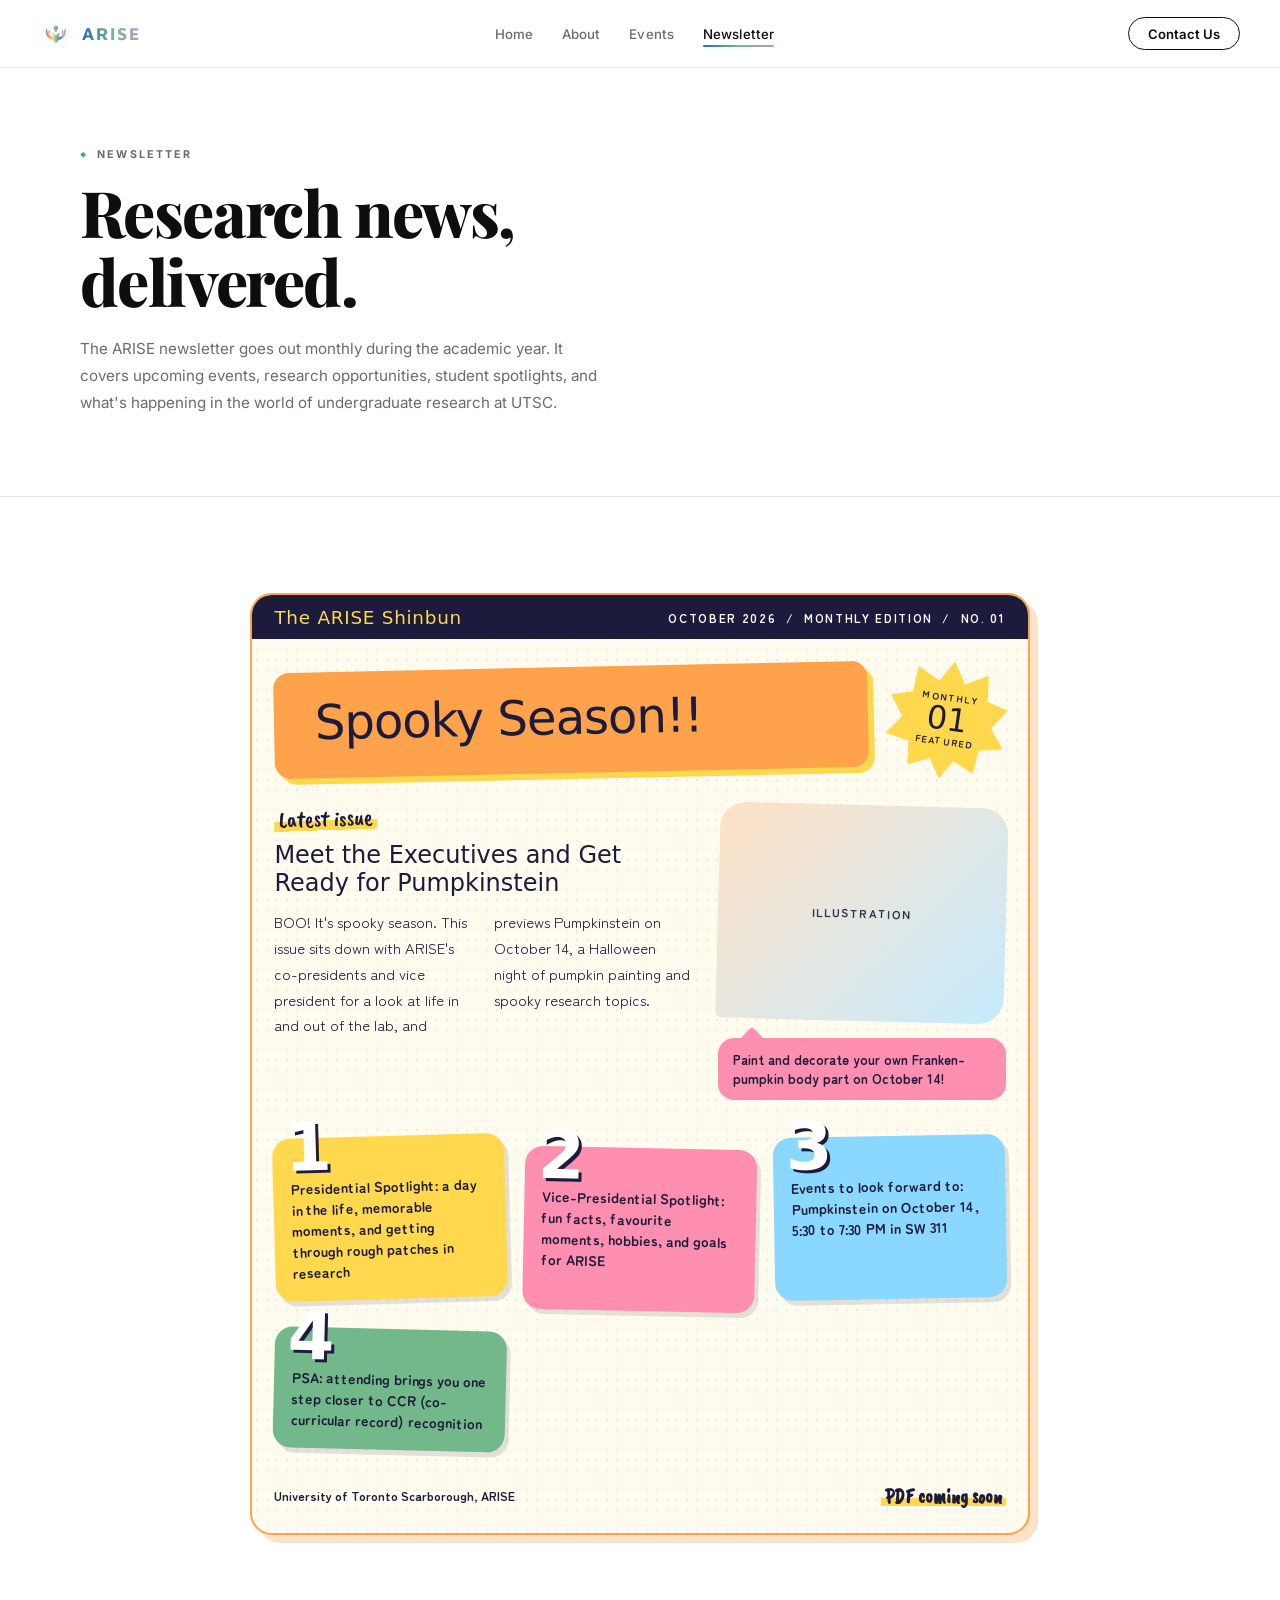
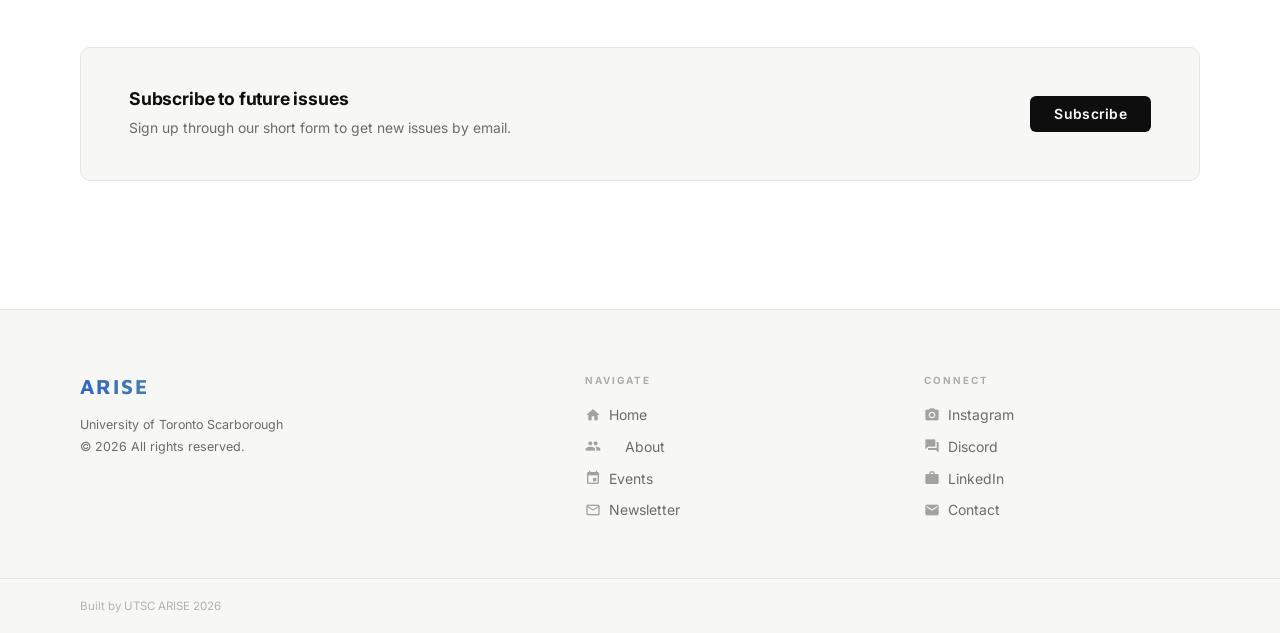
<file: newsletter.html>
<!DOCTYPE html>
<html lang="en">
<head>
  <meta charset="UTF-8" />
  <meta name="viewport" content="width=device-width, initial-scale=1.0" />
  <title>Newsletter — ARISE</title>
  <link rel="preconnect" href="https://fonts.googleapis.com" />
  <link rel="preconnect" href="https://fonts.gstatic.com" crossorigin />
  <link rel="stylesheet" href="style.css" />
  <link rel="stylesheet" href="shinbun.css" />
  <script src="script.js" defer></script>
  <script src="newsletterData.js" defer></script>
  <script src="shinbun.js" defer></script>
  <link href="https://fonts.googleapis.com/icon?family=Material+Icons" rel="stylesheet" />
     <link href="https://fonts.googleapis.com/css2?family=Mochiy+Pop+One&family=Caveat+Brush&family=Zen+Maru+Gothic:wght@400;700&display=swap" rel="stylesheet" />
</head>
<body>

  <!-- ══ LOADER ══════════════════════════════ -->
  <div class="loader" id="loader" aria-hidden="true">
    <div class="loaderInner">
      <div class="loaderWordmark">ARISE</div>
      <div class="loaderBar"><div class="loaderFill" id="loaderFill"></div></div>
      <div class="loaderLabel" id="loaderLabel">Loading</div>
    </div>
  </div>

  <!-- ══ CUSTOM CURSOR ════════════════════════ -->
  <div class="cursor" id="cursor"></div>
  <div class="cursorDot" id="cursorDot"></div>

  <!-- ══ NAV ═════════════════════════════════ -->
  <nav id="navbar">
    <a href="index.html" class="logoContainer" aria-label="ARISE Home">
      <img src="images/logo.png" alt="ARISE" class="logoImg" />
      <span class="logoWordmark">ARISE</span>
    </a>
    <ul class="navLinks" id="navLinks">
      <li><a href="index.html"      class="navLink">Home</a></li>
      <li><a href="about.html"      class="navLink">About</a></li>
      <li><a href="events.html"     class="navLink">Events</a></li>
      <li><a href="newsletter.html" class="navLink active">Newsletter</a></li>
    </ul>
    <a href="contact.html" class="navCta">Contact Us</a>
    <button class="hamburger" id="hamburger" aria-label="Toggle navigation" aria-expanded="false">
      <span></span><span></span><span></span>
    </button>
  </nav>

  <div class="mobileMenu" id="mobileMenu" aria-hidden="true">
    <button class="mobileClose" id="mobileClose" aria-label="Close menu">✕</button>
    <ul>
      <li><a href="index.html"      class="mobileLink">Home</a></li>
      <li><a href="about.html"      class="mobileLink">About</a></li>
      <li><a href="events.html"     class="mobileLink">Events</a></li>
      <li><a href="newsletter.html" class="mobileLink">Newsletter</a></li>
      <li><a href="contact.html"    class="mobileLink mobileCta">Contact Us</a></li>
    </ul>
  </div>

  <!-- ══ PAGE HERO ════════════════════════════ -->
  <section class="pageHero">
    <div class="pageHeroInner">
      <p class="pageHeroEyebrow">Newsletter</p>
      <h1>Research news, delivered.</h1>
      <p class="pageHeroSub">
        The ARISE newsletter goes out monthly during the academic year. It covers upcoming
        events, research opportunities, student spotlights, and what's happening in the
        world of undergraduate research at UTSC.
      </p>
    </div>
  </section>

  <!-- ══ NEWSLETTER VIEWER ════════════════════ -->
  <section class="newsletterLayout">
    <div class="sectionInner">

      <div class="newsletterViewer" id="newsletterViewer">
  <article class="newsletterReader paper" id="issueReader" aria-live="polite"></article>

  <aside class="newsletterSidebar" id="newsletterSidebar" aria-label="All newsletter issues">
    <p class="newsletterArchiveLabel">All Issues</p>
    <ul class="issueTabList" id="issueTabList"></ul>
  </aside>
</div>

      <!-- Subscribe bar -->
      <div class="subscribeBar">
        <div class="subscribeBarText">
          <h3>Subscribe to future issues</h3>
          <p>Sign up through our short form to get new issues by email.</p>
        </div>
        <!-- PASTE YOUR GOOGLE FORM LINK in the href below -->
        <a href="#" target="_blank" rel="noopener" class="btnPrimary" id="subscribeBtn">Subscribe</a>
      </div>

    </div>
  </section>

  <!-- ══ FOOTER ════════════════════════════════ -->
  <footer class="footer">
    <div class="sectionInner footerInner">
      <div class="footerBrand">
        <span class="footerWordmark">ARISE</span>
        <p>University of Toronto Scarborough<br>© 2026 All rights reserved.</p>
      </div>
      <nav class="footerNav" aria-label="Site navigation">
        <h4>Navigate</h4>
        <ul>
          <li><a href="index.html">      <span class="material-icons">home</span>         Home</a></li>
          <li><a href="about.html">      <span class="material-icons">groups</span>       About</a></li>
          <li><a href="events.html">     <span class="material-icons">event</span>        Events</a></li>
          <li><a href="newsletter.html"> <span class="material-icons">mail_outline</span> Newsletter</a></li>
        </ul>
      </nav>
      <nav class="footerNav" aria-label="Social links">
        <h4>Connect</h4>
        <ul>
          <li><a href="#"><span class="material-icons">photo_camera</span> Instagram</a></li>
          <li><a href="#"><span class="material-icons">forum</span>        Discord</a></li>
          <li><a href="#"><span class="material-icons">work</span>         LinkedIn</a></li>
          <li><a href="contact.html"><span class="material-icons">mail</span> Contact</a></li>
        </ul>
      </nav>
    </div>
    <div class="footerRule"></div>
    <div class="sectionInner footerBottom">
      <p>Built by UTSC ARISE 2026</p>
    </div>
  </footer>
</body>
</html>
</file>
<file: style.css>
/* ═══════════════════════════════════════════
   ARISE — style.css  (v4 minimalist / light)
═══════════════════════════════════════════ */

@import url('https://fonts.googleapis.com/css2?family=Inter:wght@300;400;500;600;700;800&family=Playfair+Display:ital,wght@0,700;0,800;1,700;1,800&family=Maven+Pro:wght@400;700&display=swap');
@import url('https://fonts.googleapis.com/icon?family=Material+Icons');


/* ── Design Tokens ────────────────────────── */

:root {
  --blue: #3065BF;
  --green: #72B88A;
  --purple: #C095CC;
  --black: #0e0e0e;
  --dark: #141414;
  --white: #ffffff;
  --off: #f7f7f5;
  --muted: #6b6b6b;
  --border: #e5e5e3;
  --borderDark: rgba(255, 255, 255, 0.08);

  --grad: linear-gradient(90deg, var(--blue), var(--green), var(--purple));
  --gradD: linear-gradient(110deg, var(--blue) 10%, var(--green) 55%, var(--purple) 95%);

  --fontBase: 'Inter', 'Helvetica Neue', sans-serif;
  --fontDisp: 'Playfair Display', serif;
  --fontLogo: 'Maven Pro', sans-serif;

  --navH: 68px;
  --ease: cubic-bezier(0.4, 0, 0.2, 1);
  --easeOut: cubic-bezier(0, 0, 0.2, 1);
  --radius: 8px;
}


/* ── Reset ───────────────────────────────── */

*,
*::before,
*::after {
  margin: 0;
  padding: 0;
  box-sizing: border-box;
}

html {
  scroll-behavior: smooth;
  font-size: 16px;
}

body {
  font-family: var(--fontBase);
  background: var(--white);
  color: var(--black);
  overflow-x: hidden;
  /* cursor: none; */
}

a {
  text-decoration: none;
  color: inherit;
}

ul {
  list-style: none;
}

img {
  display: block;
  max-width: 100%;
}

button {
  font-family: var(--fontBase);
  border: none;
  background: none;
  /* cursor: none; */
}

/* touch / no-hover: restore default cursor, hide custom elements */
@media (hover: none) {
  body,
  a,
  button {
    cursor: auto !important;
  }

  .cursor,
  .cursorDot {
    display: none !important;
  }
}


/* ══════════════════════════════════════════
   LOADER
══════════════════════════════════════════ */

.loader {
  position: fixed;
  inset: 0;
  z-index: 9000;
  background: var(--white);
  display: flex;
  align-items: center;
  justify-content: center;
  transition: opacity 0.5s var(--ease), visibility 0.5s var(--ease);
}

.loader--out {
  opacity: 0;
  visibility: hidden;
}

.loader--gone {
  display: none !important;
}

.loaderInner {
  display: flex;
  flex-direction: column;
  align-items: center;
  gap: 1.5rem;
  width: 200px;
}

.loaderWordmark {
  font-family: var(--fontLogo);
  font-weight: 700;
  font-size: 2rem;
  letter-spacing: 0.18em;
  background: var(--grad);
  -webkit-background-clip: text;
  -webkit-text-fill-color: transparent;
  background-clip: text;
  animation: loaderPulse 1.6s var(--ease) infinite;
}

@keyframes loaderPulse {
  0%,
  100% {
    opacity: 1;
  }
  50% {
    opacity: 0.4;
  }
}

.loaderBar {
  width: 100%;
  height: 1px;
  background: var(--border);
  border-radius: 1px;
  overflow: hidden;
}

.loaderFill {
  height: 100%;
  width: 0%;
  background: var(--grad);
  border-radius: 1px;
  transition: width 0.15s linear;
}

.loaderLabel {
  font-size: 0.65rem;
  font-weight: 600;
  letter-spacing: 0.2em;
  text-transform: uppercase;
  color: var(--muted);
}


/* ══════════════════════════════════════════
   CUSTOM CURSOR
══════════════════════════════════════════ */

.cursor {
  position: fixed;
  top: 0;
  left: 0;
  width: 36px;
  height: 36px;
  border-radius: 50%;
  background: var(--white);
  mix-blend-mode: difference;
  pointer-events: none;
  z-index: 8999;
  will-change: transform;
  transform: translate3d(-100px, -100px, 0);
  transition: width 0.18s var(--ease), height 0.18s var(--ease);
}

.cursor.expanded {
  width: 56px;
  height: 56px;
}

.cursorDot {
  position: fixed;
  top: 0;
  left: 0;
  width: 4px;
  height: 4px;
  border-radius: 50%;
  background: var(--black);
  mix-blend-mode: difference;
  pointer-events: none;
  z-index: 9000;
  will-change: transform;
  transform: translate3d(-100px, -100px, 0);
}


/* ══════════════════════════════════════════
   NAV
══════════════════════════════════════════ */

#navbar {
  position: fixed;
  top: 0;
  left: 0;
  right: 0;
  z-index: 700;
  height: var(--navH);
  display: flex;
  align-items: center;
  justify-content: space-between;
  padding: 0 2.5rem;
  background: rgba(255, 255, 255, 0.9);
  backdrop-filter: blur(16px);
  -webkit-backdrop-filter: blur(16px);
  border-bottom: 1px solid var(--border);
  transition: border-color 0.3s var(--ease);
}

/* logo */
.logoContainer {
  display: flex;
  align-items: center;
  gap: 0.6rem;
  flex-shrink: 0;
  z-index: 701;
}

.logoImg {
  height: 32px;
  width: auto;
  object-fit: contain;
}

.logoWordmark {
  font-family: var(--fontLogo);
  font-weight: 700;
  font-size: 1.1rem;
  letter-spacing: 0.12em;
  background: var(--grad);
  -webkit-background-clip: text;
  -webkit-text-fill-color: transparent;
  background-clip: text;
}

/* desktop nav links */
.navLinks {
  display: flex;
  align-items: center;
  gap: 0.1rem;
}

.navLink {
  position: relative;
  display: block;
  padding: 0.45rem 0.85rem;
  font-size: 0.83rem;
  font-weight: 500;
  color: var(--muted);
  letter-spacing: 0.01em;
  transition: color 0.2s var(--ease);
}

.navLink::after {
  content: '';
  position: absolute;
  bottom: 2px;
  left: 0.85rem;
  right: 0.85rem;
  height: 1.5px;
  background: var(--grad);
  border-radius: 1px;
  transform: scaleX(0);
  transform-origin: left;
  transition: transform 0.22s var(--ease);
}

.navLink:hover,
.navLink.active {
  color: var(--black);
}

.navLink:hover::after,
.navLink.active::after {
  transform: scaleX(1);
}

/* desktop contact CTA */
.navCta {
  font-size: 0.82rem;
  font-weight: 600;
  padding: 0.45rem 1.2rem;
  border-radius: 99px;
  border: 1.5px solid var(--black);
  color: var(--black);
  white-space: nowrap;
  transition: background 0.22s var(--ease),
              color 0.22s var(--ease),
              transform 0.22s var(--ease),
              box-shadow 0.22s var(--ease);
}

.navCta:hover {
  background: var(--black);
  color: var(--white);
  transform: translateY(-1px);
  box-shadow: 0 4px 14px rgba(0, 0, 0, 0.12);
}

/* hamburger */
.hamburger {
  display: none;
  flex-direction: column;
  justify-content: center;
  gap: 5px;
  padding: 6px 4px;
  z-index: 701;
  /* cursor: none; */
}

.hamburger span {
  display: block;
  width: 22px;
  height: 1.5px;
  background: var(--black);
  border-radius: 1px;
  transform-origin: center;
  transition: transform 0.3s var(--ease), opacity 0.2s;
}

.hamburger.open span:nth-child(1) {
  transform: translateY(6.5px) rotate(45deg);
}

.hamburger.open span:nth-child(2) {
  opacity: 0;
  transform: scaleX(0);
}

.hamburger.open span:nth-child(3) {
  transform: translateY(-6.5px) rotate(-45deg);
}


/* ── Mobile drawer ────────────────────────── */

.mobileMenu {
  position: fixed;
  inset: 0;
  z-index: 690;
  background: var(--white);
  display: flex;
  align-items: center;
  justify-content: center;
  transform: translateX(100%);
  /* ease-in on open, ease-out on close feels natural in both directions */
  transition: transform 0.48s cubic-bezier(0.76, 0, 0.24, 1),
              visibility 0s linear 0.48s;
  visibility: hidden;
}

.mobileMenu.open {
  transform: translateX(0);
  visibility: visible;
  transition: transform 0.48s cubic-bezier(0.76, 0, 0.24, 1),
              visibility 0s linear 0s;
}

.mobileClose {
  position: absolute;
  top: 1.5rem;
  right: 1.75rem;
  font-size: 1.2rem;
  color: var(--muted);
  /* cursor: none; */
  transition: color 0.2s;
}

.mobileClose:hover {
  color: var(--black);
}

.mobileMenu ul {
  display: flex;
  flex-direction: column;
  align-items: flex-start;
  gap: 0.2rem;
  padding: 2rem;
}

.mobileLink {
  display: block;
  font-size: clamp(2rem, 7vw, 3rem);
  font-family: var(--fontDisp);
  color: rgba(0, 0, 0, 0.15);
  padding: 0.25rem 0;
  letter-spacing: -0.02em;
  /* closed state */
  transform: translateX(28px);
  opacity: 0;
  transition: color 0.22s var(--ease),
              transform 0.38s var(--easeOut),
              opacity 0.38s var(--easeOut);
}

/* open: slide in + fade in with stagger */
.mobileMenu.open .mobileLink {
  color: rgba(0, 0, 0, 0.58);
  transform: translateX(0);
  opacity: 1;
}

.mobileMenu.open .mobileLink:nth-child(1) { transition-delay: 0.07s; }
.mobileMenu.open .mobileLink:nth-child(2) { transition-delay: 0.12s; }
.mobileMenu.open .mobileLink:nth-child(3) { transition-delay: 0.17s; }
.mobileMenu.open .mobileLink:nth-child(4) { transition-delay: 0.22s; }
.mobileMenu.open .mobileLink:nth-child(5) { transition-delay: 0.27s; }
.mobileMenu.open .mobileLink:nth-child(6) { transition-delay: 0.32s; }

.mobileLink:hover {
  color: var(--black);
}

.mobileCta {
  margin-top: 1rem;
  font-family: var(--fontBase) !important;
  font-style: normal !important;
  font-size: 0.88rem !important;
  font-weight: 600;
  padding: 0.55rem 1.4rem;
  border-radius: 99px;
  background: var(--black);
  color: var(--white) !important;
  display: inline-block;
  width: fit-content;
}


/* ══════════════════════════════════════════
   HERO
══════════════════════════════════════════ */

.hero {
  position: relative;
  height: 100vh; /* exact viewport height — never bleeds into marquee */
  min-height: 560px; /* floor so content doesn't crush on short windows */
  padding-top: var(--navH);
  display: flex;
  align-items: center;
  overflow: hidden;
  background: var(--white);
}

/* diagonal right-side image panel */
.heroBg {
  position: absolute;
  top: 0;
  right: 0;
  width: 50%;
  height: 100%;
  clip-path: polygon(10% 0%, 100% 0%, 100% 100%, 0% 100%);
}

.heroBgImg {
  width: 100%;
  height: 100%;
  object-fit: cover;
  object-position: center;
}

.heroBgOverlay {
  position: absolute;
  inset: 0;
  background: linear-gradient(
    to right,
    var(--white) 0%,
    rgba(255, 255, 255, 0.55) 40%,
    rgba(255, 255, 255, 0.05) 100%
  );
  pointer-events: none;
}

/* hero text content
   Vertical padding kept small — nav already offsets --navH,
   so this just centres the stack in the remaining space. */
.heroContent {
  position: relative;
  z-index: 2;
  padding: 2rem 2.5rem 2rem 4rem;
  max-width: 600px;
  display: flex;
  flex-direction: column;
  gap: 0.9rem;
}

.heroEyebrow {
  font-size: 0.7rem;
  font-weight: 600;
  letter-spacing: 0.22em;
  text-transform: uppercase;
  color: var(--muted);
}

.heroTitle {
  font-family: var(--fontDisp);
  /* 4 stacked words × ~1em each; cap at 4.8rem so the block
     fits within 100vh − navH − eyebrow − sub − buttons */
  font-size: clamp(2.4rem, 5.5vw, 4.8rem);
  font-weight: 800;
  line-height: 1.04;
  letter-spacing: -0.025em;
  display: flex;
  flex-direction: column;
  color: var(--black);
}

.heroWord {
  display: block;
}

.heroWordAccent {
  background: var(--gradD);
  -webkit-background-clip: text;
  -webkit-text-fill-color: transparent;
  background-clip: text;
}



.heroSub {
  font-size: clamp(0.82rem, 1.3vw, 0.95rem);
  color: var(--muted);
  line-height: 1.72;
  max-width: 400px;
}

.heroBtns {
  display: flex;
  gap: 0.75rem;
  flex-wrap: wrap;
  margin-top: 0.1rem;
}

/* scroll cue */
.heroScroll {
  position: absolute;
  bottom: 2rem;
  left: 4rem;
  display: flex;
  flex-direction: column;
  align-items: center;
  gap: 0.6rem;
  z-index: 3;
}

.heroScroll span {
  font-size: 0.63rem;
  font-weight: 600;
  letter-spacing: 0.18em;
  text-transform: uppercase;
  color: rgba(0, 0, 0, 0.25);
  writing-mode: vertical-rl;
  transform: rotate(180deg);
}

.heroScrollLine {
  width: 1px;
  height: 52px;
  background: linear-gradient(to bottom, var(--blue), var(--purple));
  animation: scrollPulse 2s var(--ease) infinite;
}

@keyframes scrollPulse {
  0%,
  100% {
    opacity: 0.2;
    transform: scaleY(1);
    transform-origin: top;
  }
  50% {
    opacity: 0.7;
    transform: scaleY(0.55);
    transform-origin: top;
  }
}


/* ══════════════════════════════════════════
   MARQUEE
══════════════════════════════════════════ */

.marqueeWrap {
  overflow: hidden;
  background: var(--off);
  border-top: 1px solid var(--border);
  border-bottom: 1px solid var(--border);
  padding: 0.9rem 0;
  /* soft fade on both edges so the loop feels infinite */
  -webkit-mask-image: linear-gradient(
    to right,
    transparent 0%,
    black 6%,
    black 94%,
    transparent 100%
  );
  mask-image: linear-gradient(
    to right,
    transparent 0%,
    black 6%,
    black 94%,
    transparent 100%
  );
}

/* The track holds two identical sets of items.
   Animating to -50% lands exactly on the start of the second set,
   making the loop perfectly seamless at any screen width. */
.marqueeTrack {
  display: flex;
  gap: 0; /* gaps handled by padding on each span */
  white-space: nowrap;
  width: max-content; /* let it grow as wide as it needs */
  animation: marquee 32s linear infinite;
}

/* pause on hover for accessibility */
.marqueeWrap:hover .marqueeTrack {
  animation-play-state: paused;
}

.marqueeTrack span {
  font-size: 0.65rem;
  font-weight: 600;
  letter-spacing: 0.15em;
  text-transform: uppercase;
  color: rgba(0, 0, 0, 0.22);
  padding: 0 1.4rem; /* symmetric gap between every item */
}

@keyframes marquee {
  from {
    transform: translate3d(0, 0, 0);
  }
  to {
    transform: translate3d(-50%, 0, 0);
  }
}


/* ══════════════════════════════════════════
   SHARED LAYOUT
══════════════════════════════════════════ */

.sectionInner {
  max-width: 1200px;
  margin: 0 auto;
  padding: 0 2.5rem;
}

.sectionHead {
  margin-bottom: 3rem;
}

.sectionHeadCenter {
  text-align: center;
}

.eyebrow {
  display: inline-flex;
  align-items: center;
  gap: 0.5rem;
  font-size: 0.67rem;
  font-weight: 700;
  letter-spacing: 0.2em;
  text-transform: uppercase;
  color: var(--muted);
  margin-bottom: 0.9rem;
}

.eyebrow::before {
  content: '◆';
  font-size: 0.4rem;
  background: var(--grad);
  -webkit-background-clip: text;
  -webkit-text-fill-color: transparent;
  background-clip: text;
}

.eyebrowLight {
  color: rgba(255, 255, 255, 0.35);
}

h2 {
  font-family: var(--fontDisp);
  font-size: clamp(1.75rem, 3.8vw, 3rem);
  font-weight: 800;
  line-height: 1.18;
  letter-spacing: -0.02em;
  color: var(--black);
}

/* ── Buttons ─────────────────────────────── */

.btnPrimary,
.btnOutline,
.btnGhost {
  display: inline-flex;
  align-items: center;
  padding: 0.65rem 1.5rem;
  border-radius: 6px;
  font-size: 0.87rem;
  font-weight: 600;
  letter-spacing: 0.02em;
  transition: transform 0.18s, box-shadow 0.18s, background 0.18s, border-color 0.18s, color 0.18s;
  white-space: nowrap;
}

.btnPrimary {
  background: var(--black);
  color: var(--white);
}

.btnPrimary:hover {
  transform: translateY(-2px);
  box-shadow: 0 6px 20px rgba(0, 0, 0, 0.18);
}

.btnOutline {
  background: transparent;
  color: var(--black);
  border: 1.5px solid rgba(0, 0, 0, 0.25);
}

.btnOutline:hover {
  border-color: var(--black);
  transform: translateY(-2px);
}

.btnGhost {
  background: rgba(0, 0, 0, 0.05);
  color: var(--white);
  border: 1.5px solid rgba(255, 255, 255, 0.15);
}

.btnGhost:hover {
  background: rgba(255, 255, 255, 0.12);
  transform: translateY(-2px);
}


/* ══════════════════════════════════════════
   PILLARS
══════════════════════════════════════════ */

.pillars {
  padding: 7rem 0;
  background: var(--white);
}

.pillarsGrid {
  display: grid;
  grid-template-columns: repeat(3, 1fr);
  border: 1px solid var(--border);
  border-radius: 10px;
  overflow: hidden;
}

.pillarCard {
  background: var(--white);
  padding: 2.5rem 2rem;
  display: flex;
  flex-direction: column;
  gap: 0.75rem;
  position: relative;
  border-right: 1px solid var(--border);
  transition: background 0.25s;
}

.pillarCard:last-child {
  border-right: none;
}

.pillarCard:hover {
  background: var(--off);
}

.pillarNum {
  font-size: 0.68rem;
  font-weight: 700;
  color: rgba(0, 0, 0, 0.2);
  letter-spacing: 0.1em;
}

.pillarAccent {
  width: 24px;
  height: 2.5px;
  border-radius: 2px;
  margin-bottom: 0.2rem;
}

.pillarAccentBlue { background: var(--blue); }
.pillarAccentGreen { background: var(--green); }
.pillarAccentPurple { background: var(--purple); }


.pillarCard h3 {
  font-size: 0.97rem;
  font-weight: 700;
  color: var(--black);
  letter-spacing: -0.01em;
}

.pillarCard p {
  font-size: 0.84rem;
  color: var(--muted);
  line-height: 1.78;
  flex: 1;
}

.pillarArrow {
  font-size: 0.95rem;
  color: rgba(0, 0, 0, 0.2);
  align-self: flex-start;
  transition: transform 0.25s, color 0.25s;
}

.pillarCard:hover .pillarArrow {
  transform: translateX(5px);
  color: var(--blue);
}




/* ══════════════════════════════════════════
   FIGURES
══════════════════════════════════════════ */

.figures {
  background: var(--off);
  padding-top: 4rem;
  border-top: 1px solid var(--border);
}

.figuresHead {
  padding: 0 2.5rem;
  max-width: 1200px;
  margin: 0 auto 2.5rem;
}

.figuresGrid {
  display: grid;
  grid-template-columns: repeat(3, 1fr);
  border-top: 1px solid var(--border);
}

.figureCell {
  border-right: 1px solid var(--border);
  border-bottom: 1px solid var(--border);
  padding: 3rem 2.5rem 2.5rem;
  display: flex;
  flex-direction: column;
  gap: 0.5rem;
  position: relative;
  transition: background 0.25s;
}

.figureCell:nth-child(3n) {
  border-right: none;
}

.figureCell:hover {
  background: rgba(0, 0, 0, 0.02);
}

.figureIdx {
  font-size: 0.68rem;
  color: rgba(0, 0, 0, 0.2);
  font-weight: 600;
}

.figureVal {
  font-family: var(--fontDisp);
  font-size: clamp(3rem, 7vw, 5.5rem);
  font-weight: 800;
  color: rgba(0, 0, 0, 0.08);
  line-height: 1;
  letter-spacing: -0.03em;
  transition: color 0.5s;
}

.figureCell.counted .figureVal {
  color: var(--black);
}

.figureLabel {
  font-size: 0.78rem;
  color: var(--muted);
  font-weight: 400;
  letter-spacing: 0.01em;
  margin-top: 0.75rem;
}


/* ══════════════════════════════════════════
   MISSION
══════════════════════════════════════════ */

.mission {
  position: relative;
  padding: 7rem 0;
  background: var(--white);
  overflow: hidden;
}

.missionInner {
  display: grid;
  grid-template-columns: 1fr 1fr;
  gap: 5rem;
  align-items: center;
}

.missionLeft h2 {
  margin-bottom: 1.5rem;
}

.missionBody {
  font-size: 0.9rem;
  color: var(--muted);
  line-height: 1.88;
  margin-bottom: 1rem;
}

.missionRight {
  display: flex;
  flex-direction: column;
  gap: 1.5rem;
}

.missionImgWrap {
  border-radius: 10px;
  overflow: hidden;
  aspect-ratio: 4 / 3;
  position: relative;
  background: var(--off);
}

.missionImgWrapPlaceholder {
  display: flex;
  align-items: center;
  justify-content: center;
  min-height: 280px;
}

.missionImgWrapPlaceholder::after {
  content: '';
}

.missionImg {
  width: 100%;
  height: 100%;
  object-fit: cover;
  transition: transform 0.55s var(--ease);
}

.missionImgWrap:hover .missionImg {
  transform: scale(1.04);
}




/* ══════════════════════════════════════════
   VALUES
══════════════════════════════════════════ */

.values {
  padding: 7rem 0;
  background: var(--off);
  border-top: 1px solid var(--border);
  border-bottom: 1px solid var(--border);
}

.valuesGrid {
  display: grid;
  grid-template-columns: repeat(4, 1fr);
  border-top: 1px solid var(--border);
  margin-top: 3rem;
}

.valueItem {
  padding: 2.5rem 2rem 2.5rem 0;
  border-right: 1px solid var(--border);
}

.valueItem:last-child {
  border-right: none;
  padding-right: 0;
}

.valueItem:not(:first-child) {
  padding-left: 2rem;
}

.valueNum {
  font-family: var(--fontDisp);
  font-size: 3.5rem;
  font-weight: 800;
  color: rgba(0, 0, 0, 0.06);
  line-height: 1;
  margin-bottom: 1rem;
  user-select: none;
}

.valueItem h3 {
  font-size: 0.93rem;
  font-weight: 700;
  color: var(--black);
  margin-bottom: 0.6rem;
  letter-spacing: -0.01em;
}

.valueItem p {
  font-size: 0.83rem;
  color: var(--muted);
  line-height: 1.76;
}


/* ══════════════════════════════════════════
   CTA
══════════════════════════════════════════ */

.cta {
  position: relative;
  padding: 8rem 0;
  overflow: hidden;
  background: var(--black);
  text-align: center;
}

.ctaInner {
  position: relative;
  z-index: 1;
}

.ctaTitle {
  font-family: var(--fontDisp);
  font-size: clamp(2.5rem, 6vw, 5rem);
  font-weight: 800;
  color: var(--white);
  margin-bottom: 1.25rem;
  letter-spacing: -0.03em;
}

.ctaBody {
  font-size: 1rem;
  color: rgba(255, 255, 255, 0.45);
  max-width: 460px;
  margin: 0 auto 2.5rem;
  line-height: 1.78;
}

.ctaBtns {
  display: flex;
  gap: 0.85rem;
  justify-content: center;
  flex-wrap: wrap;
}

/* override btnPrimary to white on dark bg */
.cta .btnPrimary {
  background: var(--white);
  color: var(--black);
}

.cta .btnPrimary:hover {
  box-shadow: 0 6px 20px rgba(255, 255, 255, 0.15);
}


/* ══════════════════════════════════════════
   FOOTER
══════════════════════════════════════════ */

.footer {
  background: var(--off);
  padding: 4rem 0 0;
  border-top: 1px solid var(--border);
}

.footerInner {
  display: grid;
  grid-template-columns: 1.6fr 1fr 1fr;
  gap: 4rem;
  padding-bottom: 3.5rem;
}

.footerWordmark {
  display: block;
  font-family: var(--fontLogo);
  font-weight: 700;
  font-size: 1.3rem;
  letter-spacing: 0.1em;
  background: var(--grad);
  -webkit-background-clip: text;
  -webkit-text-fill-color: transparent;
  background-clip: text;
  margin-bottom: 1rem;
}

.footerBrand p {
  font-size: 0.78rem;
  color: var(--muted);
  line-height: 1.72;
}

.footerNav h4 {
  font-size: 0.62rem;
  font-weight: 700;
  letter-spacing: 0.2em;
  text-transform: uppercase;
  color: rgba(0, 0, 0, 0.3);
  margin-bottom: 1.25rem;
}

.footerNav ul {
  display: flex;
  flex-direction: column;
  gap: 0.7rem;
}

.footerNav a {
  font-size: 0.875rem;
  color: var(--muted);
  transition: color 0.2s;
  display: inline-flex;
  align-items: center;
  gap: 0.5rem;
}

.footerNav a:hover {
  color: var(--black);
}

/* Material Icons in footer links */
.footerNav .material-icons {
  font-size: 1rem;
  vertical-align: middle;
  opacity: 0.6;
  transition: opacity 0.2s;
}

.footerNav a:hover .material-icons {
  opacity: 1;
}

.footerRule {
  border: none;
  border-top: 1px solid var(--border);
}

.footerBottom {
  padding: 1.25rem 2.5rem;
  font-size: 0.72rem;
  color: rgba(0, 0, 0, 0.28);
}


/* ══════════════════════════════════════════
   REVEAL SYSTEM (simple fade-in only)
══════════════════════════════════════════ */

[data-reveal="rise"],
[data-reveal="fade"] {
  opacity: 1;
  transform: none;
}


/* ══════════════════════════════════════════
   RESPONSIVE
══════════════════════════════════════════ */

@media (max-width: 1024px) {
  .pillarsGrid {
    grid-template-columns: 1fr;
  }

  .pillarCard {
    border-right: none;
    border-bottom: 1px solid var(--border);
  }

  .pillarCard:last-child {
    border-bottom: none;
  }

  .figuresGrid {
    grid-template-columns: repeat(2, 1fr);
  }

  .figureCell:nth-child(3n) {
    border-right: 1px solid var(--border);
  }

  .figureCell:nth-child(2n) {
    border-right: none;
  }

  .missionInner {
    grid-template-columns: 1fr;
    gap: 3.5rem;
  }

  .valuesGrid {
    grid-template-columns: repeat(2, 1fr);
  }

  .valueItem {
    border-bottom: 1px solid var(--border);
    padding-bottom: 2rem;
  }

  .valueItem:nth-child(2n) {
    border-right: none;
  }

  .valueItem:nth-child(n+3) {
    padding-top: 2rem;
  }

  .footerInner {
    grid-template-columns: 1fr 1fr;
  }

  .footerBrand {
    grid-column: 1 / -1;
  }
}

/* ── 768px: switch to mobile nav ─────────── */
@media (max-width: 768px) {
  :root {
    --navH: 58px;
  }

  .hamburger {
    display: flex;
  }

  .navLinks {
    display: none !important;
  }

  .navCta {
    display: none !important;
  }

  .heroBg {
    width: 100%;
    clip-path: none;
    opacity: 0.18;
  }

  .heroBgOverlay {
    background: linear-gradient(
      to bottom,
      rgba(255, 255, 255, 0.85) 0%,
      rgba(255, 255, 255, 0.4) 100%
    );
  }

  /* On mobile use svh if available so the browser chrome doesn't cause bleed */
  .hero {
    height: 100svh;
    min-height: 500px;
  }

  .heroContent {
    padding: 1.5rem 1.5rem 3rem;
    max-width: 100%;
  }

  .heroScroll {
    left: 1.5rem;
  }

  .sectionInner {
    padding: 0 1.5rem;
  }

  .pillars,
  .values,
  .mission,
  .cta,
  .figures {
    padding: 4.5rem 0;
  }

  .figuresGrid {
    grid-template-columns: 1fr 1fr;
  }

  .valuesGrid {
    grid-template-columns: 1fr;
  }

  .valueItem {
    border-right: none !important;
    padding-left: 0 !important;
  }

  .footerInner {
    grid-template-columns: 1fr;
    gap: 2.5rem;
  }

  .footerBrand {
    grid-column: auto;
  }

  .heroBtns {
    flex-direction: column;
  }

  .heroBtns a {
    text-align: center;
    justify-content: center;
  }

  .ctaBtns {
    flex-direction: column;
    align-items: center;
  }
}

@media (max-width: 480px) {
  .figuresGrid {
    grid-template-columns: 1fr;
  }

  .figureCell {
    border-right: none;
  }
}


/* ══════════════════════════════════════════
   REDUCED MOTION
══════════════════════════════════════════ */

/* @media (prefers-reduced-motion: reduce) {
  *, *::before, *::after  { transition: none !important; animation: none !important; }
  [data-reveal]           { transform: none !important; opacity: 1 !important; }
  .cursor, .cursorDot     { display: none !important; }
  body, a, button         { cursor: auto !important; }
} */

/* ══════════════════════════════════════════
   PAGE HERO (inner pages — about, events, newsletter)
══════════════════════════════════════════ */

.pageHero {
  padding: calc(var(--navH) + 5rem) 0 5rem;
  background: var(--white);
  border-bottom: 1px solid var(--border);
}

.pageHeroInner {
  max-width: 1200px;
  margin: 0 auto;
  padding: 0 2.5rem;
}

.pageHeroEyebrow {
  font-size: 0.67rem;
  font-weight: 700;
  letter-spacing: 0.2em;
  text-transform: uppercase;
  color: var(--muted);
  margin-bottom: 1rem;
  display: flex;
  align-items: center;
  gap: 0.5rem;
}

.pageHeroEyebrow::before {
  content: '◆';
  font-size: 0.4rem;
  background: var(--grad);
  -webkit-background-clip: text;
  -webkit-text-fill-color: transparent;
  background-clip: text;
}

.pageHero h1 {
  font-family: var(--fontDisp);
  font-size: clamp(2.2rem, 5vw, 4.2rem);
  font-weight: 800;
  line-height: 1.08;
  letter-spacing: -0.025em;
  color: var(--black);
  max-width: 700px;
  margin-bottom: 1.25rem;
}

.pageHeroSub {
  font-size: 0.95rem;
  color: var(--muted);
  line-height: 1.78;
  max-width: 520px;
}


/* ══════════════════════════════════════════
   ABOUT — TEAM CARDS
══════════════════════════════════════════ */

.teamSection {
  padding: 5rem 0;
  background: var(--white);
}

.teamSection + .teamSection {
  border-top: 1px solid var(--border);
}

.teamSectionLabel {
  font-size: 0.65rem;
  font-weight: 700;
  letter-spacing: 0.22em;
  text-transform: uppercase;
  color: rgba(0,0,0,0.28);
  margin-bottom: 2.5rem;
}

/* Executive team — larger cards */
.teamGridExec {
  display: grid;
  grid-template-columns: repeat(3, 1fr);
  gap: 1.25rem;
}

.memberCardExec {
  background: var(--white);
  border: 1px solid var(--border);
  border-radius: 10px;
  padding: 2.5rem 2rem;
  display: flex;
  flex-direction: column;
  gap: 0.6rem;
  transition: background 0.22s;
}

.memberCardExec:hover {
  background: var(--off);
}

.memberAvatar {
  width: 56px;
  height: 56px;
  border-radius: 50%;
  background: var(--off);
  border: 1px solid var(--border);
  overflow: hidden;
  margin-bottom: 0.75rem;
  flex-shrink: 0;
}

.memberAvatar img {
  width: 100%;
  height: 100%;
  object-fit: cover;
}

.memberAvatarInitials {
  width: 100%;
  height: 100%;
  display: flex;
  align-items: center;
  justify-content: center;
  font-family: var(--fontDisp);
  font-weight: 800;
  font-size: 1.1rem;
  color: rgba(0,0,0,0.25);
}

.memberRoleBar {
  width: 20px;
  height: 2px;
  border-radius: 2px;
  margin-bottom: 0.25rem;
}

.memberRoleBarBlue   { background: var(--blue); }
.memberRoleBarGreen  { background: var(--green); }
.memberRoleBarPurple { background: var(--purple); }

.memberCardExec h3 {
  font-size: 1rem;
  font-weight: 700;
  color: var(--black);
  letter-spacing: -0.01em;
}

.memberRole {
  font-size: 0.75rem;
  font-weight: 600;
  color: var(--muted);
  letter-spacing: 0.02em;
}

.memberBio {
  font-size: 0.83rem;
  color: var(--muted);
  line-height: 1.76;
  margin-top: 0.5rem;
  flex: 1;
}

.memberLinks {
  display: flex;
  gap: 0.5rem;
  margin-top: 0.75rem;
}

.memberLink {
  font-size: 0.72rem;
  font-weight: 600;
  color: var(--muted);
  border: 1px solid var(--border);
  padding: 0.28rem 0.7rem;
  border-radius: 4px;
  transition: color 0.18s, border-color 0.18s;
}

.memberLink:hover {
  color: var(--black);
  border-color: rgba(0,0,0,0.35);
}

/* General members — compact grid */
.teamGridMembers {
  display: grid;
  grid-template-columns: repeat(4, 1fr);
  gap: 1rem;
}

.memberCardCompact {
  background: var(--white);
  border: 1px solid var(--border);
  border-radius: 10px;
  padding: 1.75rem 1.5rem;
  display: flex;
  flex-direction: column;
  gap: 0.35rem;
  transition: background 0.22s;
}

.memberCardCompact:hover {
  background: var(--off);
}

.memberAvatarSm {
  width: 40px;
  height: 40px;
  border-radius: 50%;
  background: var(--off);
  border: 1px solid var(--border);
  overflow: hidden;
  margin-bottom: 0.6rem;
}

.memberAvatarSm img {
  width: 100%;
  height: 100%;
  object-fit: cover;
}

.memberCardCompact h4 {
  font-size: 0.88rem;
  font-weight: 700;
  color: var(--black);
  letter-spacing: -0.01em;
}

.memberCardCompact .memberRole {
  font-size: 0.72rem;
}

/* Advisors — row layout */
.advisorGrid {
  display: grid;
  grid-template-columns: repeat(2, 1fr);
  gap: 1.25rem;
}

.advisorCard {
  background: var(--white);
  border: 1px solid var(--border);
  border-radius: 10px;
  padding: 2rem;
  display: grid;
  grid-template-columns: 56px 1fr;
  gap: 1.25rem;
  align-items: start;
  transition: background 0.22s;
}

.advisorCard:hover {
  background: var(--off);
}

.advisorInfo h3 {
  font-size: 0.97rem;
  font-weight: 700;
  color: var(--black);
  letter-spacing: -0.01em;
  margin-bottom: 0.2rem;
}

.advisorInfo .memberRole {
  margin-bottom: 0.6rem;
}

.advisorInfo p {
  font-size: 0.82rem;
  color: var(--muted);
  line-height: 1.72;
}


/* ══════════════════════════════════════════
   EVENTS PAGE — CALENDAR + LISTINGS
══════════════════════════════════════════ */

.eventsLayout {
  padding: 4rem 0 6rem;
  background: var(--white);
}

/* Tab switcher */
.eventsTabs {
  display: flex;
  gap: 0;
  border: 1px solid var(--border);
  border-radius: 6px;
  overflow: hidden;
  width: fit-content;
  margin-bottom: 3rem;
}

.eventsTab {
  padding: 0.6rem 1.5rem;
  font-size: 0.82rem;
  font-weight: 600;
  color: var(--muted);
  background: var(--white);
  border: none;
  /* cursor: none; */
  transition: background 0.18s, color 0.18s;
  border-right: 1px solid var(--border);
}

.eventsTab:last-child {
  border-right: none;
}

.eventsTab.active,
.eventsTab:hover {
  background: var(--black);
  color: var(--white);
}

/* Mini calendar */
.calendarWrap {
  border: 1px solid var(--border);
  border-radius: 10px;
  overflow: hidden;
  margin-bottom: 3rem;
}

.calendarHeader {
  display: flex;
  align-items: center;
  justify-content: space-between;
  padding: 1.25rem 1.5rem;
  border-bottom: 1px solid var(--border);
  background: var(--off);
}

.calendarTitle {
  font-size: 0.88rem;
  font-weight: 700;
  color: var(--black);
  letter-spacing: -0.01em;
}

.calendarNav {
  display: flex;
  gap: 0.25rem;
}

.calNavBtn {
  width: 28px;
  height: 28px;
  border: 1px solid var(--border);
  border-radius: 4px;
  background: var(--white);
  font-size: 0.78rem;
  color: var(--muted);
  display: flex;
  align-items: center;
  justify-content: center;
  /* cursor: none; */
  transition: background 0.18s, color 0.18s;
}

.calNavBtn:hover {
  background: var(--black);
  color: var(--white);
}

.calendarGrid {
  display: grid;
  grid-template-columns: repeat(7, 1fr);
}

.calDayLabel {
  padding: 0.65rem 0;
  text-align: center;
  font-size: 0.62rem;
  font-weight: 700;
  letter-spacing: 0.1em;
  text-transform: uppercase;
  color: rgba(0,0,0,0.25);
  border-bottom: 1px solid var(--border);
  background: var(--off);
}

.calDay {
  aspect-ratio: 1;
  display: flex;
  align-items: center;
  justify-content: center;
  font-size: 0.82rem;
  color: var(--muted);
  border-right: 1px solid var(--border);
  border-bottom: 1px solid var(--border);
  position: relative;
  transition: background 0.18s;
  /* cursor: default; */
}

.calDay:nth-child(7n) {
  border-right: none;
}

.calDay.otherMonth {
  color: rgba(0,0,0,0.12);
}

.calDay.today {
  font-weight: 700;
  color: var(--black);
  background: rgba(48,101,191,0.06);
}

.calDay.hasEvent {
  cursor: pointer;
  color: var(--blue);
  font-weight: 700;
  background: rgba(48,101,191,0.07);
}

.calDay.hasEvent::after {
  content: '';
  position: absolute;
  bottom: 6px;
  left: 50%;
  transform: translateX(-50%);
  width: 5px;
  height: 5px;
  border-radius: 50%;
  background: var(--blue);
}

.calDay.hasPastEvent {
  color: var(--muted);
  background: rgba(0,0,0,0.03);
}

.calDay.hasPastEvent::after {
  background: var(--muted);
  opacity: 0.6;
}

.calDay:hover.hasEvent {
  background: rgba(48,101,191,0.13);
}

/* Event cards */
.eventsGrid {
  display: grid;
  grid-template-columns: repeat(2, 1fr);
  gap: 1.25rem;
}

.eventCard {
  background: var(--white);
  border: 1px solid var(--border);
  border-radius: 10px;
  padding: 2rem;
  display: flex;
  flex-direction: column;
  gap: 0.75rem;
  transition: background 0.22s;
}

.eventCard:hover {
  background: var(--off);
}

.eventDateChip {
  display: inline-flex;
  align-items: center;
  gap: 0.5rem;
  font-size: 0.68rem;
  font-weight: 700;
  letter-spacing: 0.1em;
  text-transform: uppercase;
  color: var(--muted);
}

.eventDateDot {
  width: 6px;
  height: 6px;
  border-radius: 50%;
  flex-shrink: 0;
}

.eventDateDotUpcoming { background: var(--blue); }
.eventDateDotPast     { background: rgba(0,0,0,0.18); }

.eventCard h3 {
  font-size: 1rem;
  font-weight: 700;
  color: var(--black);
  letter-spacing: -0.01em;
  line-height: 1.3;
}

.eventCard p {
  font-size: 0.83rem;
  color: var(--muted);
  line-height: 1.76;
  flex: 1;
}

.eventMeta {
  display: flex;
  gap: 1rem;
  flex-wrap: wrap;
  margin-top: 0.25rem;
}

.eventMetaItem {
  font-size: 0.72rem;
  color: var(--muted);
  display: flex;
  align-items: center;
  gap: 0.3rem;
}

.eventMetaItem .material-icons {
  font-size: 0.88rem;
  opacity: 0.55;
}

.eventPastBadge {
  font-size: 0.65rem;
  font-weight: 700;
  letter-spacing: 0.08em;
  text-transform: uppercase;
  color: rgba(0,0,0,0.28);
  border: 1px solid var(--border);
  padding: 0.18rem 0.55rem;
  border-radius: 3px;
  align-self: flex-start;
}

/* Empty state */
.eventsEmpty {
  padding: 4rem 2rem;
  text-align: center;
  color: var(--muted);
  font-size: 0.88rem;
  border: 1px solid var(--border);
  border-radius: 10px;
}

.eventsEmpty strong {
  display: block;
  font-family: var(--fontDisp);
  font-size: 1.75rem;
  font-weight: 800;
  color: rgba(0,0,0,0.08);
  margin-bottom: 0.75rem;
}


/* ══════════════════════════════════════════
   NEWSLETTER PAGE
   Layout: one featured issue (reader) + issue picker sidebar
══════════════════════════════════════════ */

.newsletterLayout {
  padding: 6rem 0 8rem;
  background: var(--white);
}

.newsletterViewer {
  display: grid;
  grid-template-columns: minmax(0, 1fr) 340px;
  gap: 6rem;
  align-items: start;
}


/* ── Reader (main issue) ─────────────────── */

.newsletterReader {
  max-width: 680px;
  scroll-margin-top: calc(var(--navH) + 2rem);
  animation: newsletterFadeIn 0.45s var(--easeOut);
}

@keyframes newsletterFadeIn {
  from {
    opacity: 0;
    transform: translateY(10px);
  }
  to {
    opacity: 1;
    transform: translateY(0);
  }
}

.issueLabel {
  display: inline-flex;
  align-items: center;
  gap: 0.5rem;
  font-size: 0.67rem;
  font-weight: 700;
  letter-spacing: 0.2em;
  text-transform: uppercase;
  color: var(--muted);
  margin-bottom: 2rem;
}

.issueLabel::before {
  content: '◆';
  font-size: 0.4rem;
  background: var(--grad);
  -webkit-background-clip: text;
  -webkit-text-fill-color: transparent;
  background-clip: text;
}

.issueMeta {
  display: flex;
  align-items: center;
  gap: 1rem;
  margin-bottom: 1.5rem;
}

.issueDate {
  font-size: 0.8rem;
  font-weight: 600;
  letter-spacing: 0.08em;
  text-transform: uppercase;
  color: var(--muted);
}

.issueAccent {
  width: 32px;
  height: 2px;
  border-radius: 2px;
}

.issueAccentBlue   { background: var(--blue); }
.issueAccentGreen  { background: var(--green); }
.issueAccentPurple { background: var(--purple); }

.issueTitle {
  font-family: var(--fontDisp);
  font-size: clamp(1.9rem, 3.4vw, 2.75rem);
  font-weight: 800;
  line-height: 1.18;
  letter-spacing: -0.02em;
  color: var(--black);
  margin-bottom: 2rem;
}

.issueSummary {
  font-size: 1.05rem;
  line-height: 1.85;
  color: var(--muted);
  max-width: 62ch;
  margin-bottom: 4rem;
}

.issueListLabel {
  font-size: 0.65rem;
  font-weight: 700;
  letter-spacing: 0.22em;
  text-transform: uppercase;
  color: rgba(0, 0, 0, 0.35);
  padding-bottom: 1.25rem;
  border-bottom: 1px solid var(--border);
}

.issueHighlights {
  list-style: none;
  margin-bottom: 3.5rem;
}

.issueHighlights li {
  display: grid;
  grid-template-columns: 3rem 1fr;
  align-items: baseline;
  padding: 1.75rem 0;
  border-bottom: 1px solid var(--border);
}

.issueHighlightNum {
  font-family: var(--fontDisp);
  font-size: 0.95rem;
  font-weight: 700;
  color: rgba(0, 0, 0, 0.25);
}

.issueHighlights p {
  font-size: 0.97rem;
  line-height: 1.75;
  color: var(--black);
}

.issueReadBtn {
  gap: 0.5rem;
  padding: 0.85rem 1.75rem;
}


/* ── Sidebar (issue picker) ──────────────── */

.newsletterSidebar {
  position: sticky;
  top: calc(var(--navH) + 2rem);
  max-height: calc(100vh - var(--navH) - 4rem);
  overflow-y: auto;
  padding-left: 2.5rem;
  border-left: 1px solid var(--border);
}

.newsletterArchiveLabel {
  font-size: 0.65rem;
  font-weight: 700;
  letter-spacing: 0.22em;
  text-transform: uppercase;
  color: rgba(0, 0, 0, 0.35);
  margin-bottom: 1.5rem;
}

.issueTabList {
  list-style: none;
  display: flex;
  flex-direction: column;
  gap: 0.35rem;
}

.issueTab {
  position: relative;
  display: flex;
  flex-direction: column;
  align-items: flex-start;
  gap: 0.35rem;
  width: 100%;
  padding: 1rem 1.25rem;
  text-align: left;
  border-radius: var(--radius);
  transition: background 0.2s var(--ease);
}

.issueTab::before {
  content: '';
  position: absolute;
  left: -2.5rem;
  top: 0.75rem;
  bottom: 0.75rem;
  width: 2px;
  background: var(--grad);
  border-radius: 2px;
  transform: scaleY(0);
  transition: transform 0.22s var(--ease);
}

.issueTab:hover {
  background: var(--off);
}

.issueTab.isActive {
  background: var(--off);
}

.issueTab.isActive::before {
  transform: scaleY(1);
}

.issueTab:focus-visible {
  outline: 2px solid var(--blue);
  outline-offset: 2px;
}

.issueTabDate {
  font-size: 0.65rem;
  font-weight: 700;
  letter-spacing: 0.14em;
  text-transform: uppercase;
  color: rgba(0, 0, 0, 0.35);
}

.issueTabTitle {
  font-size: 0.87rem;
  font-weight: 500;
  line-height: 1.5;
  color: var(--muted);
  transition: color 0.2s var(--ease);
}

.issueTab:hover .issueTabTitle,
.issueTab.isActive .issueTabTitle {
  color: var(--black);
}

.issueTab.isActive .issueTabTitle {
  font-weight: 600;
}


/* ── Subscribe bar ───────────────────────── */

.subscribeBar {
  border: 1px solid var(--border);
  border-radius: 10px;
  padding: 2.5rem 3rem;
  background: var(--off);
  display: flex;
  align-items: center;
  justify-content: space-between;
  gap: 2.5rem;
  margin-top: 7rem;
  flex-wrap: wrap;
}

.subscribeBarText h3 {
  font-size: 1.1rem;
  font-weight: 700;
  color: var(--black);
  letter-spacing: -0.01em;
  margin-bottom: 0.5rem;
}

.subscribeBarText p {
  font-size: 0.87rem;
  line-height: 1.7;
  color: var(--muted);
}

.subscribeForm {
  display: flex;
  gap: 0.75rem;
  flex-shrink: 0;
}

.subscribeInput {
  font-family: var(--fontBase);
  font-size: 0.87rem;
  padding: 0.7rem 1.1rem;
  border: 1px solid var(--border);
  border-radius: 6px;
  background: var(--white);
  color: var(--black);
  outline: none;
  width: 260px;
  transition: border-color 0.18s;
}

.subscribeInput:focus {
  border-color: var(--blue);
}

.subscribeInput::placeholder {
  color: rgba(0, 0, 0, 0.28);
}


/* ══════════════════════════════════════════
   RESPONSIVE — NEW PAGES
══════════════════════════════════════════ */

@media (max-width: 1024px) {
  .teamGridExec {
    grid-template-columns: repeat(2, 1fr);
  }
  .teamGridMembers {
    grid-template-columns: repeat(3, 1fr);
  }
  .advisorGrid {
    grid-template-columns: 1fr;
  }
  .newsletterViewer {
    grid-template-columns: 1fr;
    gap: 4rem;
  }
  .newsletterSidebar {
    position: static;
    max-height: none;
    padding-left: 0;
    border-left: none;
    border-top: 1px solid var(--border);
    padding-top: 2.5rem;
  }
  .issueTab::before {
    left: 0;
  }
}

@media (max-width: 768px) {
  .pageHero {
    padding: calc(var(--navH) + 3rem) 0 3rem;
  }
  .pageHeroInner {
    padding: 0 1.5rem;
  }
  .teamGridExec {
    grid-template-columns: 1fr;
    gap: 1rem;
  }
  .teamGridMembers {
    grid-template-columns: repeat(2, 1fr);
    gap: 0.75rem;
  }
  .advisorGrid {
    gap: 1rem;
  }
  .eventsGrid {
    grid-template-columns: 1fr;
    gap: 1rem;
  }
  .subscribeBar {
    flex-direction: column;
    align-items: flex-start;
    padding: 2rem 1.5rem;
    margin-top: 5rem;
  }
  .issueSummary {
    margin-bottom: 3rem;
  }
  .issueHighlights li {
    grid-template-columns: 2.5rem 1fr;
    padding: 1.5rem 0;
  }
  .subscribeForm {
    width: 100%;
    flex-direction: column;
  }
  .subscribeInput {
    width: 100%;
  }
  .eventsLayout {
    padding: 3rem 0 5rem;
  }
  .newsletterLayout {
    padding: 4rem 0 6rem;
  }
}

@media (max-width: 480px) {
  .teamGridMembers {
    grid-template-columns: 1fr;
  }
}
</file>
<file: shinbun.css>
/* ══════════════════════════════════════════
   NEWSLETTER: "Shinbun" front-page component
   Append to the end of style.css (or link as its own file).
   Needs the Google Fonts link from the notes (Mochiy Pop One,
   Zen Maru Gothic, Caveat Brush).
══════════════════════════════════════════ */

/* Adaptive layout: 1 issue = no sidebar, 2+ = sidebar */
.newsletterViewer[data-count="one"] {
  grid-template-columns: minmax(0, 1fr);
  justify-items: center;
}
.newsletterSidebar[hidden] { display: none; }

/* The paper */
.newsletterReader.paper {
  --pc: var(--blue);            /* issue accent */
  --pcText: #fff;               /* text that sits on the accent */
  --ink: #1d1b3b;
  --yellow: #FFD84D;
  --pink: #FF8FB1;
  --sky: #8AD8FF;
  --orange: #FFA24C;
  --fDisp: "Cherry Bomb One", system-ui;
  --fBody: 'Zen Maru Gothic', 'Inter', sans-serif;
  --fHand: 'Caveat Brush', cursive;

  width: 100%;
  max-width: 780px;
  padding: 0 1.4rem 1.5rem;
  overflow: hidden;
  font-family: var(--fBody);
  color: var(--ink);
  background-color: #fffbee;
  background-image: radial-gradient(rgba(29, 27, 59, 0.07) 1px, transparent 1.3px);
  background-size: 10px 10px;
  border: 2px solid var(--pc);               /* the only outline on the page */
  border-radius: 22px;
  box-shadow: 8px 8px 0 color-mix(in srgb, var(--pc) 30%, transparent);
}
.paper[data-accent="green"]  { --pc: var(--green);  --pcText: var(--ink); }
.paper[data-accent="purple"] { --pc: var(--purple); --pcText: var(--ink); }
.paper[data-accent="pink"]   { --pc: var(--pink);   --pcText: var(--ink); }
.paper[data-accent="orange"] { --pc: var(--orange); --pcText: var(--ink); }

/* masthead: a solid ink band instead of a ruled line */
.paperMast {
  display: flex;
  justify-content: space-between;
  align-items: center;
  gap: 1rem;
  margin: 0 -1.4rem 1.4rem;
  padding: 0.7rem 1.4rem;
  background: var(--ink);
  color: #fff;
  font-size: 0.75rem;
  font-weight: 700;
  letter-spacing: 0.14em;
  text-transform: uppercase;
}
.paperMastName {
  font-family: var(--fDisp);
  font-size: 1.15rem;
  font-weight: 400;
  letter-spacing: 0.04em;
  text-transform: none;
  color: var(--yellow);
}

/* headline banner + starburst badge */
.paperHead {
  display: grid;
  grid-template-columns: minmax(0, 1fr) auto;
  gap: 1.2rem;
  align-items: center;
  margin-bottom: 1.6rem;
}
.paperBanner {
  margin: 0;
  padding: 0.5em 0.85em 0.6em;
  background: var(--pc);
  color: var(--pcText);
  font-family: var(--fDisp);
  font-weight: 400;
  font-size: clamp(1.8rem, 5.2vw, 3rem);
  line-height: 1.1;
  border-radius: 16px;
  transform: rotate(-1.2deg);
  box-shadow: 6px 6px 0 var(--yellow);
}
.paperBadge {
  display: grid;
  place-items: center;
  width: 118px;
  height: 118px;
  text-align: center;
  line-height: 1.05;
  background: var(--yellow);
  color: var(--ink);
  transform: rotate(8deg);
  clip-path: polygon(50% 0%, 61% 18%, 80% 8%, 82% 30%, 100% 35%, 88% 52%, 100% 68%, 80% 72%, 78% 92%, 60% 84%, 50% 100%, 40% 84%, 22% 92%, 20% 72%, 0% 68%, 12% 52%, 0% 35%, 18% 30%, 20% 8%, 39% 18%);
}
.paperBadge small {
  display: block;
  font-size: 0.58rem;
  font-weight: 700;
  letter-spacing: 0.14em;
  text-transform: uppercase;
}
.paperBadge b {
  display: block;
  font-family: var(--fDisp);
  font-weight: 400;
  font-size: 2rem;
}

/* body: lead story + figure */
.paperBody {
  display: grid;
  grid-template-columns: minmax(0, 1.45fr) minmax(0, 1fr);
  gap: 1.6rem;
}
.paperKicker {                       /* handwritten, with a highlighter swipe */
  display: inline-block;
  margin-bottom: 0.5rem;
  padding: 0 0.2em;
  font-family: var(--fHand);
  font-size: 1.45rem;
  line-height: 1.2;
  background: linear-gradient(transparent 55%, var(--yellow) 55%, var(--yellow) 90%, transparent 90%);
  transform: rotate(-2deg);
}
.paperLeadTitle {
  margin: 0 0 0.7rem;
  font-family: var(--fDisp);
  font-weight: 400;
  font-size: 1.5rem;
  line-height: 1.2;
  color: var(--pc);
}
.paper[data-accent="green"]  .paperLeadTitle,
.paper[data-accent="purple"] .paperLeadTitle,
.paper[data-accent="pink"]   .paperLeadTitle,
.paper[data-accent="orange"] .paperLeadTitle { color: var(--ink); }
.paperText {
  margin: 0;
  columns: 2;
  column-gap: 1.4rem;
  font-size: 0.92rem;
  line-height: 1.75;
  hyphens: auto;
}

/* illustration + speech bubble (filled shapes, no outlines) */
.paperFig { margin: 0; display: flex; flex-direction: column; gap: 1.1rem; }
.paperFigFrame {
  aspect-ratio: 4 / 3;
  display: grid;
  place-items: center;
  overflow: hidden;
  border-radius: 26px 26px 26px 6px;
  background: linear-gradient(135deg, color-mix(in srgb, var(--pc) 35%, #fff), color-mix(in srgb, var(--sky) 55%, #fff));
  color: var(--ink);
  opacity: 0.9;
  font-size: 0.72rem;
  font-weight: 700;
  letter-spacing: 0.14em;
  text-transform: uppercase;
  transform: rotate(1.5deg);
}
.paperFigFrame img { width: 100%; height: 100%; object-fit: cover; }
.paperFig figcaption {
  position: relative;
  padding: 0.75rem 0.95rem;
  background: var(--pink);
  border-radius: 16px;
  font-size: 0.82rem;
  font-weight: 700;
  line-height: 1.45;
}
.paperFig figcaption::before {       /* bubble tail */
  content: "";
  position: absolute;
  top: -8px; left: 26px;
  width: 16px; height: 16px;
  background: var(--pink);
  border-radius: 3px;
  transform: rotate(45deg);
}

/* "In this issue": tilted colour stickers with oversized numerals */
.paperStories {
  list-style: none;
  margin: 2.2rem 0 1.6rem;
  padding: 0;
  display: grid;
  grid-template-columns: repeat(auto-fit, minmax(200px, 1fr));
  gap: 1.4rem 1.1rem;
}
.paperStory {
  position: relative;
  padding: 2.5rem 1.1rem 1.1rem;
  border-radius: 18px;
  font-size: 0.88rem;
  font-weight: 700;
  line-height: 1.5;
  box-shadow: 4px 5px 0 rgba(29, 27, 59, 0.12);
  transition: transform 0.25s var(--ease);
}
.paperStory p { margin: 0; }
.paperStory:nth-child(4n+1) { background: var(--yellow); transform: rotate(-1.6deg); }
.paperStory:nth-child(4n+2) { background: var(--pink);   transform: rotate(1.2deg) translateY(12px); }
.paperStory:nth-child(4n+3) { background: var(--sky);    transform: rotate(-1deg); }
.paperStory:nth-child(4n+4) { background: var(--green);  transform: rotate(1.4deg) translateY(8px); }
.paperStory:hover { transform: rotate(0) translateY(-4px); }
.paperStoryNum {
  position: absolute;
  top: -1.5rem;
  left: 0.8rem;
  font-family: var(--fDisp);
  font-size: 4.2rem;
  line-height: 1;
  color: #fff;
  text-shadow: 3px 3px 0 var(--ink);
  pointer-events: none;
}

/* footer */
.paperFoot {
  display: flex;
  justify-content: space-between;
  align-items: center;
  gap: 1rem;
  flex-wrap: wrap;
  padding-top: 1rem;
  font-size: 0.78rem;
  font-weight: 700;
  color: var(--ink);
}

/* Responsive */
@media (max-width: 680px) {
  .paperHead { grid-template-columns: 1fr; }
  .paperBadge { width: 96px; height: 96px; justify-self: end; margin-top: -0.4rem; }
  .paperBody { grid-template-columns: 1fr; }
  .paperText { columns: 1; }
  .paperStories { grid-template-columns: 1fr; gap: 2rem; }
  .paperStory:nth-child(n) { translate: 0 0; }
  .paperStory:nth-child(4n+2), .paperStory:nth-child(4n+4) { transform: rotate(1deg); }
}

/* Sidebar filter: plain text tabs with an underline, no pills */
.issueFilter {
  display: flex;
  gap: 1.2rem;
  margin-bottom: 1.2rem;
}
.issueFilter button {
  padding: 0 0 0.25rem;
  background: none;
  border: 0;
  font: inherit;
  font-size: 0.8rem;
  font-weight: 700;
  color: var(--muted);
  cursor: pointer;
  box-shadow: inset 0 -3px 0 transparent;
  transition: color 0.2s, box-shadow 0.2s;
}
.issueFilter button:hover { color: var(--black); }
.issueFilter button.isOn  { color: var(--black); box-shadow: inset 0 -3px 0 var(--yellow, #FFD84D); }

.paperSoon {
  font-family: var(--fHand);
  font-size: 1.25rem;
  color: var(--ink);
  background: linear-gradient(transparent 55%, var(--yellow) 55%, var(--yellow) 90%, transparent 90%);
  padding: 0 0.2em;
}
</file>
